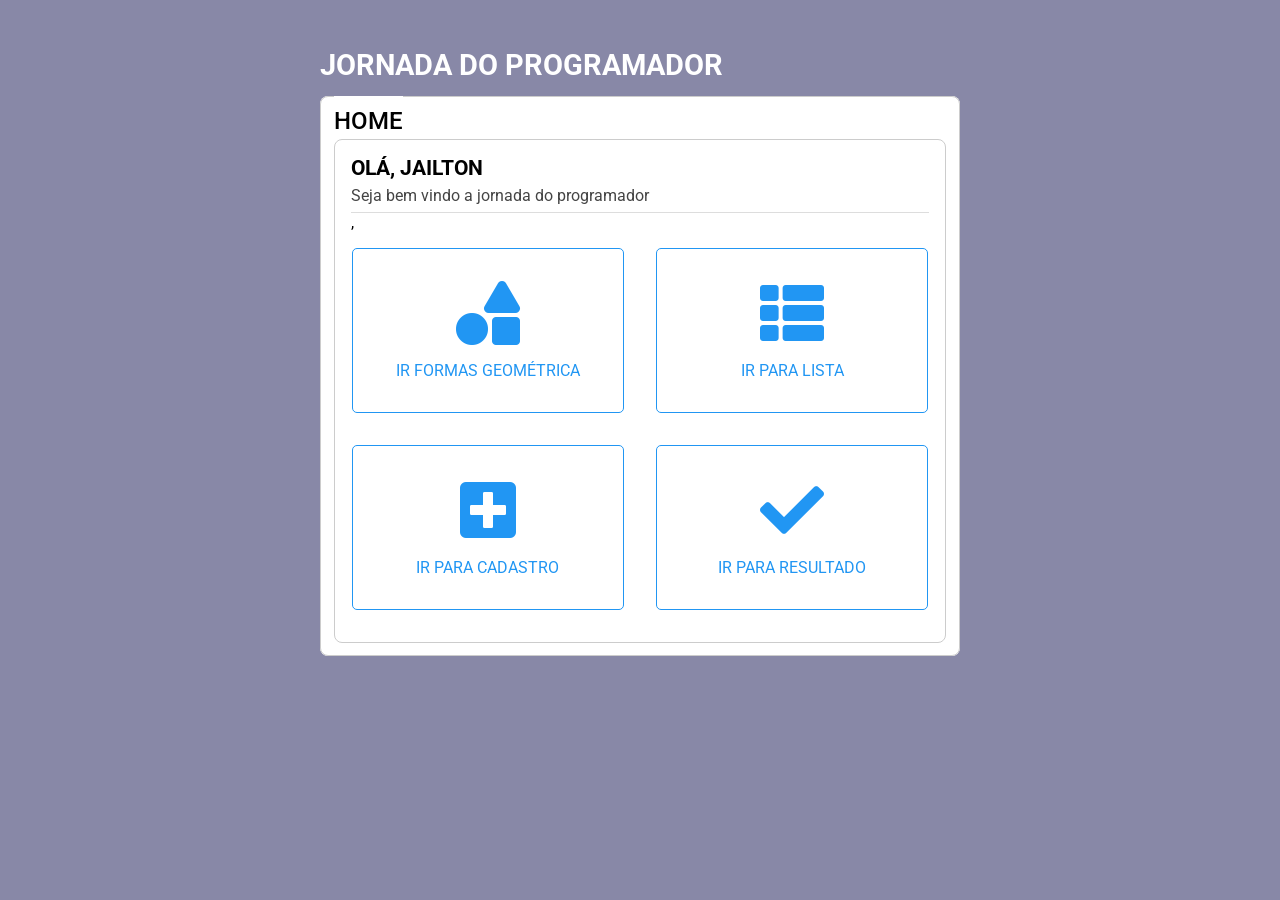
<file: cadastro/index.html>
<!DOCTYPE html>
<html>
	<head>
		<title>Sistema cadastro</title>
		<meta charset="utf-8">
		<link rel="stylesheet" type="text/css" href="css/estilo.css">
		<link rel="stylesheet" href="https://use.fontawesome.com/releases/v5.6.3/css/all.css" integrity="sha384-UHRtZLI+pbxtHCWp1t77Bi1L4ZtiqrqD80Kn4Z8NTSRyMA2Fd33n5dQ8lWUE00s/" crossorigin="anonymous">
	</head>
	<body>
		<h1>Jornada do programador</h1>
		<fieldset class="home">
			<legend>Home</legend>
			<fieldset class="alt p2">
				<h4>Olá, jailton</h4>
				<p>Seja bem vindo a jornada do programador</p>,
					<div class="rows">
						<div class="col-6 p2">
							<a href="formas.html" class="btn">
								<i class="fas fa-shapes"></i> Ir Formas geométrica
							</a>
						</div>
						<div class="col-6 p2">
							<a href="lista.html" class="btn">
								<i class="fas fa-th-list"></i> Ir para lista
							</a>
						</div>
						<div class="col-6 p2">
							<a href="cadastro.html" class="btn"> 
							 <i class="fas fa-plus-square"></i> Ir para Cadastro
							</a>
						</div>
						<div class="col-6 p2">
							<a href="resultado.html" class="btn"> 
								<i class="fas fa-check"></i> Ir para resultado
							</a>
						</div>
					</div>
			</fieldset>
		</fieldset>
	</body>
</html>
</file>
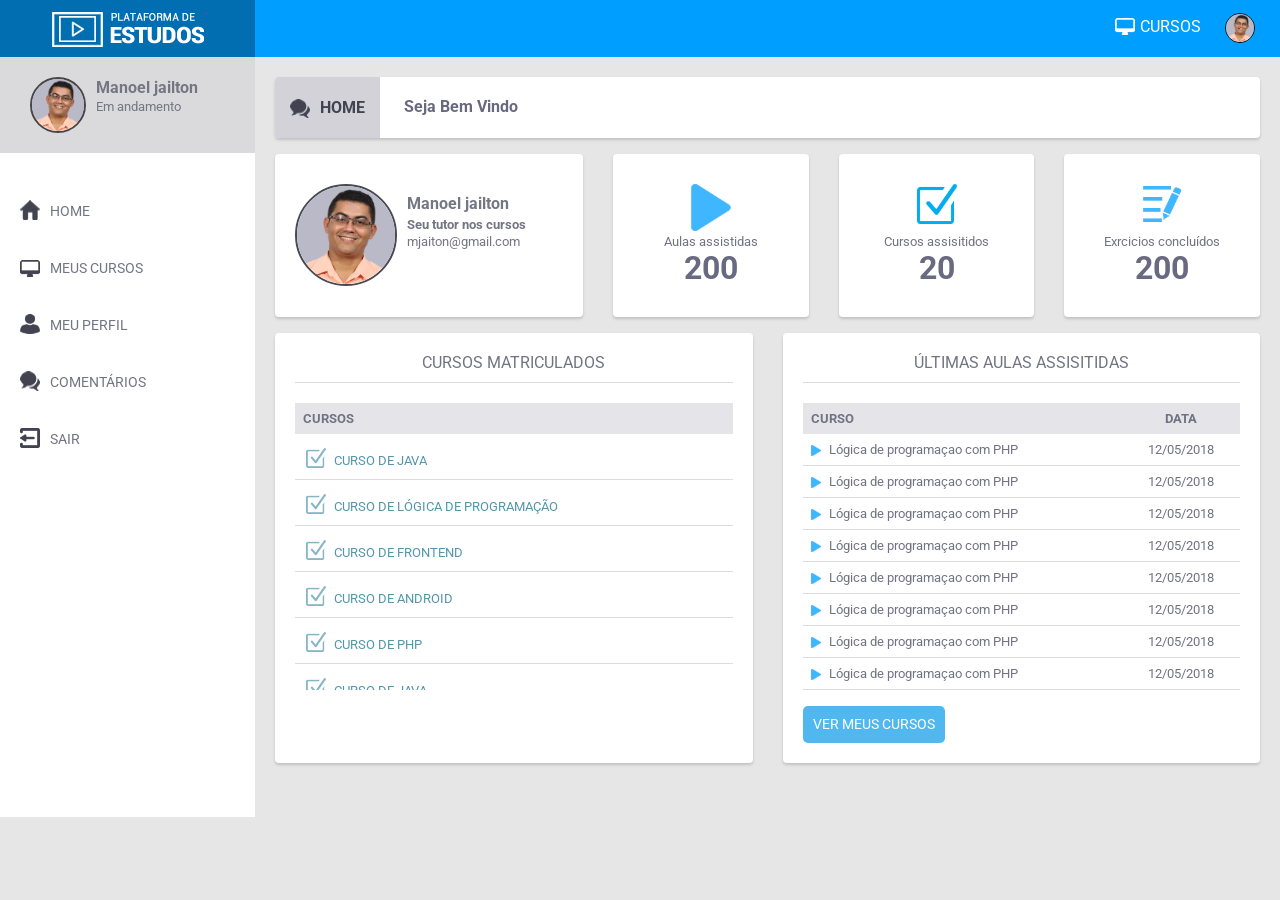
<file: front-ead/index.html>
<!doctype html>
<html>
	<head>
		<title>Sistemas mjailton</title>
		<meta charset="utf-8">
		<meta name="viewport" content="width=device-width, initial-scale=1">
		<link rel="stylesheet" type="text/css" href="css/style.css">
		<link rel="stylesheet" type="text/css" href="css/auxiliar.css">
		<link rel="stylesheet" type="text/css" href="css/grade.css">
		<link rel="stylesheet" type="text/css" href="css/m-style.css">
		 
		<script type="text/javascript" src="js/jquery-3.3.1.min.js"></script>
		<script type="text/javascript" src="js/js.js"></script>
		
	</head>
<body>
	<div class="base-topo">
		<div class="conteudo">
			<a href="" class="menu-m">menu mobile esquerdo</a><!-- aqui fico icone reponsavel pelo meno da esquerda-->
			<a href="" class="menu-grade">menu mobile direito</a><!--aqui fica o menu responsavel pelo meno do topo-->
			<a href="" class="logo"></a>
			<div id="grade">
			<ul class="menu-topo">
				<li class="sub"><a href=""><i class="ico cursos"></i>Cursos</a>
					<ul>
						<li><a href="">Java</a></li>
						<li><a href="">PHP</a></li>
						<li><a href="">Lógica de programação</a></li>
						<li><a href="">Androind</a></li>
						<li><a href="">Delphi</a></li>
					</ul>
				</li>
				<li class="sub user"><a href="" class="thumb"><img src="img/foto01.png"></a>
					<ul>
						<li><b>Manoel jailton</b><small><a href="">Sair</a></small></li>
					</ul>
				</li>
			</ul>
		</div>
		</div>
	</div>
	
	<div class="site">
		<div id="menu">
			<div class="menu-lateral">
			<figure>
					<div class="thumb"><img src="img/foto01.png"></div>
					<figcaption>
						<strong>Manoel jailton</strong>
						<small>Em andamento</small>
					</figcaption>
			</figure>
			<ul>
					<li><a href="index.html"><i class="ico home"></i>HOME</a></li>
					<li><a href="meus_cursos.html"><i class="ico curso"></i>MEUS CURSOS</a></li>
					<li><a href="perfil.html"><i class="ico perfil"></i>MEU PERFIL</a></li>
					<li><a href="comentario.html"><i class="ico duvida"></i>COMENTÁRIOS</a></li>
					<li><a href=""><i class="ico sair"></i>SAIR</a></li>
			</ul>
			</div>
		</div>     
		<div class="base-geral">
			
        <div class="caixa">
			<h2 class="titulo"><span class="case"><i class="ico duvida"></i>Home</span> Seja Bem Vindo</h2>
		</div>

		<div class="base-home">
        <div class="rows detalhes py-3">
			<div class="col-4">
				<figure class="caixa">
					<div class="thumb"><img src="img/foto01.png"></div>
					<figcaption>
							<strong>Manoel jailton</strong>
							<small><b>Seu tutor nos cursos</b></small>
							<small>mjaiton@gmail.com</small>
					</figcaption>
				</figure>
			</div>
			<div class="col">
				<div class="caixa">
					<i class="ico video"></i>
					<small>Aulas assistidas</small>
					<h3>200</h3>
				</div>
			</div>
			<div class="col">
				<div class="caixa">
					<i class="ico curso"></i>
					<small>Cursos assisitidos</small>
					<h3>20</h3>
				</div>
			</div>
			<div class="col">
				<div class="caixa">
					<i class="ico exercicio"></i>
					<small>Exrcicios concluídos</small>
					<h3>200</h3>
				</div>
			</div>
        </div>


        <div class="rows listagem">
                <div class="col-6 matriculados d-flex mb-3">
                    <div class="caixa">
                        <span class="titulo2">CURSOS MATRICULADOS</span>
						<div class="rolagem">
                           <div class="lista"> 
						   <table cellpadding="0" cellspacing="0" border="0" width="100%">
								<thead>
									<tr>
										<th align="left">CURSOS</th>
									</tr>
								</thead>
								<tbody>
									<tr><td><a href="curso.html">Curso de Java</a></td></tr>                   
									<tr><td><a href="curso.html">Curso de lógica de programação</a></td></tr> 
									<tr><td><a href="curso.html">Curso de frontend</a></td></tr> 
									<tr><td><a href="curso.html">Curso de android</a></td></tr> 
									<tr><td><a href="curso.html">Curso de PHP</a></td></tr> 
									<tr><td><a href="curso.html">Curso de Java</a></td></tr> 
									<tr><td><a href="curso.html">Curso de lógica de programação</a></td></tr> 
									<tr><td><a href="curso.html">Curso de frontend</a></td></tr> 
									<tr><td><a href="curso.html">Curso de android</a></td>		</tr> 		
								</tbody>
							</table>
							</div>
						</div>
						<!--
						<div class="naoativo">
							<img src="img/nao-matriculado.png"><h2>Nenhum curso matriculado</h2>
						</div>
						-->
                    </div>
                </div>
                <div class="col-6 assistidos d-flex mb-3">						
                        <div class="caixa">						
                           <span class="titulo2">ÚLTIMAS AULAS ASSISITIDAS</span>
								<div class="rolagem mb-3">
                                <div class="lista">
                                        <table cellpadding="0" cellspacing="0" border="0">
                                                <thead>
                                                    <tr>
                                                       <th align="left">CURSO</th>
                                                       <th>DATA</th>
                                                    </tr>
                                                </thead>
                                                <tbody>
                                                        <tr>
                                                                <td><i></i> Lógica de programaçao com PHP</td>
                                                                <td align="center">12/05/2018</td>
                                                        </tr>
                                                        <tr>
                                                                <td><i></i> Lógica de programaçao com PHP</td>
                                                                <td align="center">12/05/2018</td>
                                                        </tr>
                                                        <tr>
                                                                <td><i></i> Lógica de programaçao com PHP</td>
                                                                <td align="center">12/05/2018</td>
                                                        </tr>
                                                        <tr>
                                                                <td><i></i> Lógica de programaçao com PHP</td>
                                                                <td align="center">12/05/2018</td>
                                                        </tr>
                                                        <tr>
                                                                <td><i></i> Lógica de programaçao com PHP</td>
                                                                <td align="center">12/05/2018</td>
                                                        </tr>
                                                        <tr>
                                                                <td><i></i> Lógica de programaçao com PHP</td>
                                                                <td align="center">12/05/2018</td>
                                                        </tr>
                                                        <tr>
                                                                <td><i></i> Lógica de programaçao com PHP</td>
                                                                <td align="center">12/05/2018</td>
                                                        </tr>
                                                        <tr>
                                                                <td><i></i> Lógica de programaçao com PHP</td>
                                                                <td align="center">12/05/2018</td>
                                                        </tr>
                                                        <tr>
                                                                <td><i></i> Lógica de programaçao com PHP</td>
                                                                <td align="center">12/05/2018</td>
                                                        </tr>
                                                        <tr>
                                                                <td><i></i> Lógica de programaçao com PHP</td>
                                                                <td align="center">12/05/2018</td>
                                                        </tr>
                                                </tbody>
                                        </table>
                                </div>
                                </div>
                                <a href="meus_cursos.html" class="btn btn-curso d-table">VER MEUS CURSOS</a>
								
					<!--	<div class="naoativo">
							<img src="img/nao-matriculado.png"><h2>Nenhuma aula assistida</h2>
						</div>
						-->
                        </div>
                </div>
        </div>
	</div>        
		
		</div>
	</div>
</body>
</html>
</file>
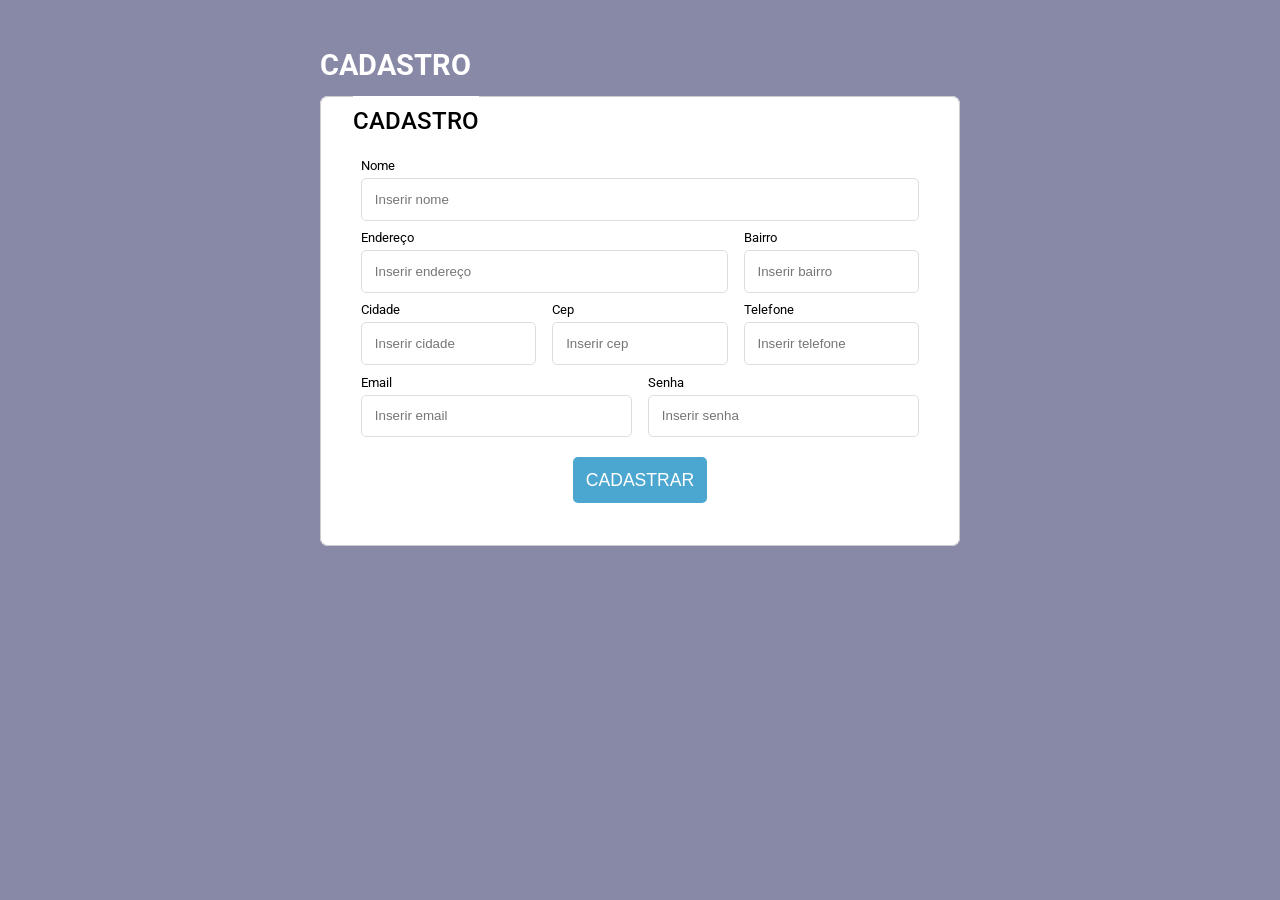
<file: cadastro/cadastro.html>
<!DOCTYPE html>
<html>
	<head>
		<title>Sistema cadastro</title>
		<meta charset="utf-8">
		<link rel="stylesheet" type="text/css" href="css/estilo.css">
	</head>
	<body>
		<h1>Cadastro</h1>
		<fieldset>
			<legend>Cadastro</legend>
			<form>
				<label>
					<small>Nome</small>
					<input type="text" placeholder="Inserir nome">
				</label>
				<label class="col-8">
					<small>Endereço</small>
					<input type="text" placeholder="Inserir endereço">
				</label>
				<label class="col-4">
					<small>Bairro</small>
					<input type="text" placeholder="Inserir bairro">
				</label>
				<label class="col-4">
					<small>Cidade</small>
					<input type="text" placeholder="Inserir cidade">
				</label>
				<label class="col-4">
					<small>Cep</small>
					<input type="text" placeholder="Inserir cep">
				</label>
				<label class="col-4">
					<small>Telefone</small>
					<input type="text" placeholder="Inserir telefone">
				</label>
				<label class="col-6">
					<small>Email</small>
					<input type="text" placeholder="Inserir email">
				</label>
				<label class="col-6">
					<small>Senha</small>
					<input type="text" placeholder="Inserir senha">
				</label>
				<input type="submit" value="Cadastrar">
			</form>
			
		</fieldset>
	</body>
</html>
</file>
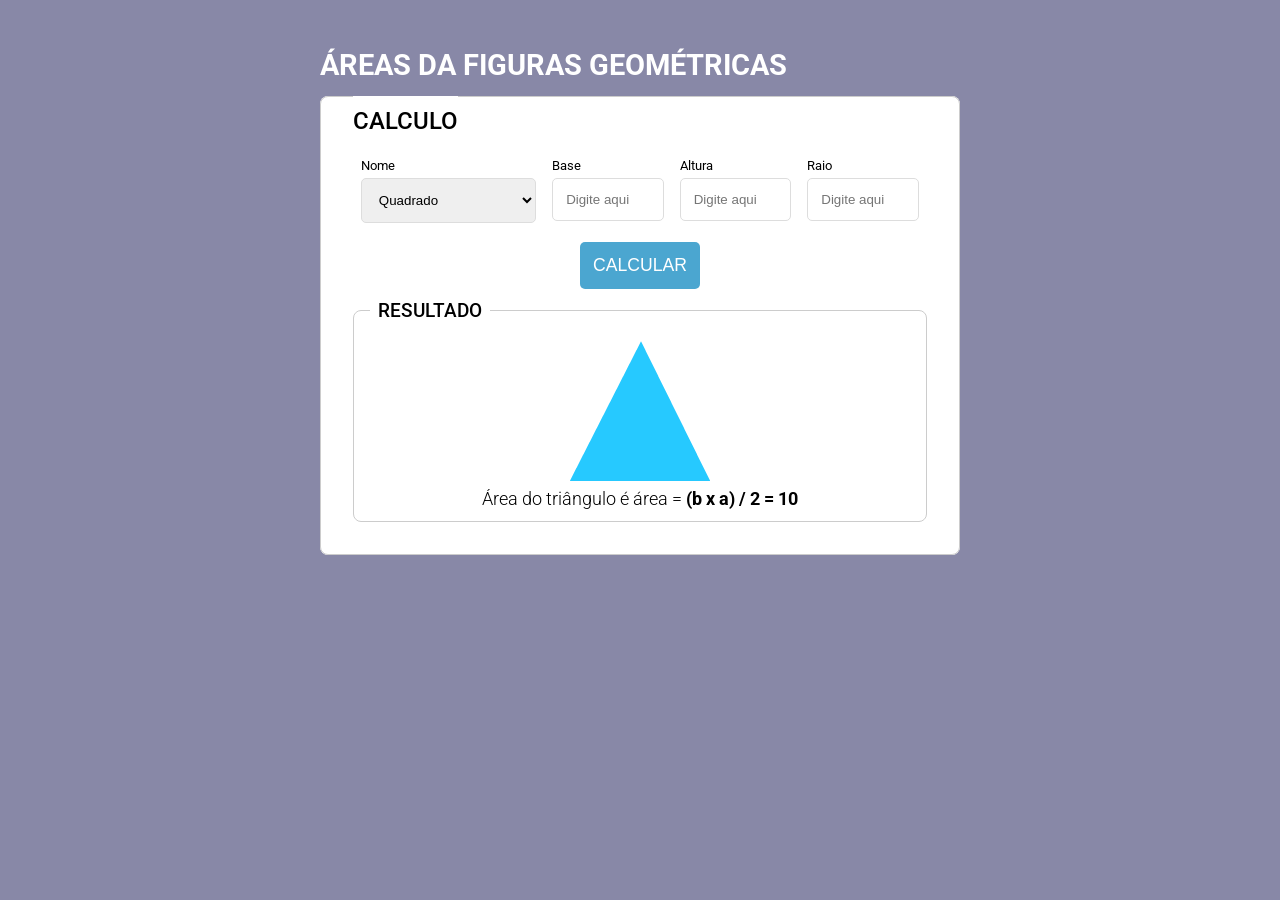
<file: cadastro/formas.html>
<!DOCTYPE html>
<html>
	<head>
		<title>Sistema cadastro</title>
		<meta charset="utf-8">
		<link rel="stylesheet" type="text/css" href="css/estilo.css">
	</head>
	<body>
		<h1>Áreas da figuras geométricas</h1>
		<fieldset>
			<legend>Calculo</legend>
			<form>
				<label class="col-4">
					<small>Nome</small>
					<select>
						<option>Quadrado</option>
						<option>Retângulo</option>
						<option>Triângulo</option>
						<option>Circulo</option>
					</select>
				</label>
				
				<label class="col">
					<small>Base</small>
					<input type="text" placeholder="Digite aqui">
				</label>
				<label class="col">
					<small>Altura</small>
					<input type="text" placeholder="Digite aqui">
				</label>
				<label class="col">
					<small>Raio</small>
					<input type="text" placeholder="Digite aqui">
				</label>
				<div class="col-12">
				<input type="submit" value="calcular">
				</div>
			</form>
			
		<fieldset class="alt">
			<legend>Resultado</legend>
			<div class="centralizar"><img src="img/triangulo.png"></div>
			<h5>Área do triângulo é área = <b>(b x a) / 2 = 10</b></h5> 
		</fieldset>
		</fieldset>
	</body>
</html>
</file>
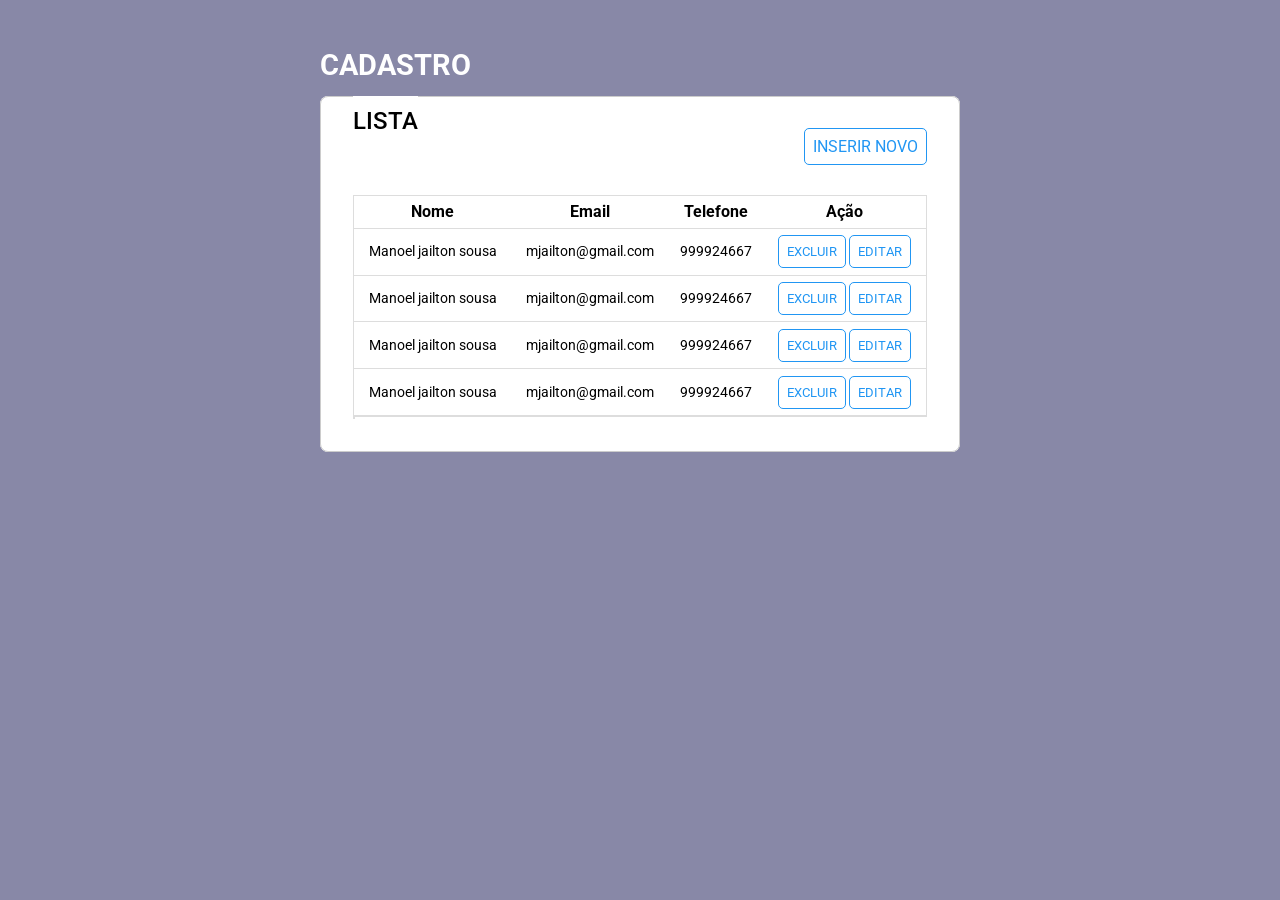
<file: cadastro/lista.html>
<!DOCTYPE html>
<html>
	<head>
		<title>Sistema cadastro</title>
		<meta charset="utf-8">
		<link rel="stylesheet" type="text/css" href="css/estilo.css">
	</head>
	<body>
		<h1>Cadastro</h1>
		<fieldset>
			<legend>Lista</legend>
			<a href="cadastro.html" class="btn float-right" style="top:-30px">Inserir novo</a>
			<table cellpadding="0" cellspacing="0" width="100%" border="0">
				<thead>
					<tr>
						<th>Nome</th>
						<th>Email</th>
						<th>Telefone</th>
						<th>Ação</th>
					</tr>
				</thead>
				<tbody>
					<tr>
						<td align="center">Manoel jailton sousa</td>
						<td align="center">mjailton@gmail.com</td>
						<td align="center">999924667</td>
						<td align="center">
							<a href="cadastro.html" class="btn">Excluir</a>
							<a href="cadastro.html" class="btn">Editar</a>
						</td>
					</tr>
					<tr>
						<td align="center">Manoel jailton sousa</td>
						<td align="center">mjailton@gmail.com</td>
						<td align="center">999924667</td>
						<td align="center">
							<a href="cadastro.html" class="btn">Excluir</a>
							<a href="cadastro.html" class="btn">Editar</a>
						</td>
					</tr>
					<tr>
						<td align="center">Manoel jailton sousa</td>
						<td align="center">mjailton@gmail.com</td>
						<td align="center">999924667</td>
						<td align="center">
							<a href="cadastro.html" class="btn">Excluir</a>
							<a href="cadastro.html" class="btn">Editar</a>
						</td>
					</tr>
					<tr>
						<td align="center">Manoel jailton sousa</td>
						<td align="center">mjailton@gmail.com</td>
						<td align="center">999924667</td>
						<td align="center">
							<a href="cadastro.html" class="btn">Excluir</a>
							<a href="cadastro.html" class="btn">Editar</a>
						</td>
					</tr>
				</tbody>
			<table>
		</fieldset>
	</body>
</html>
</file>
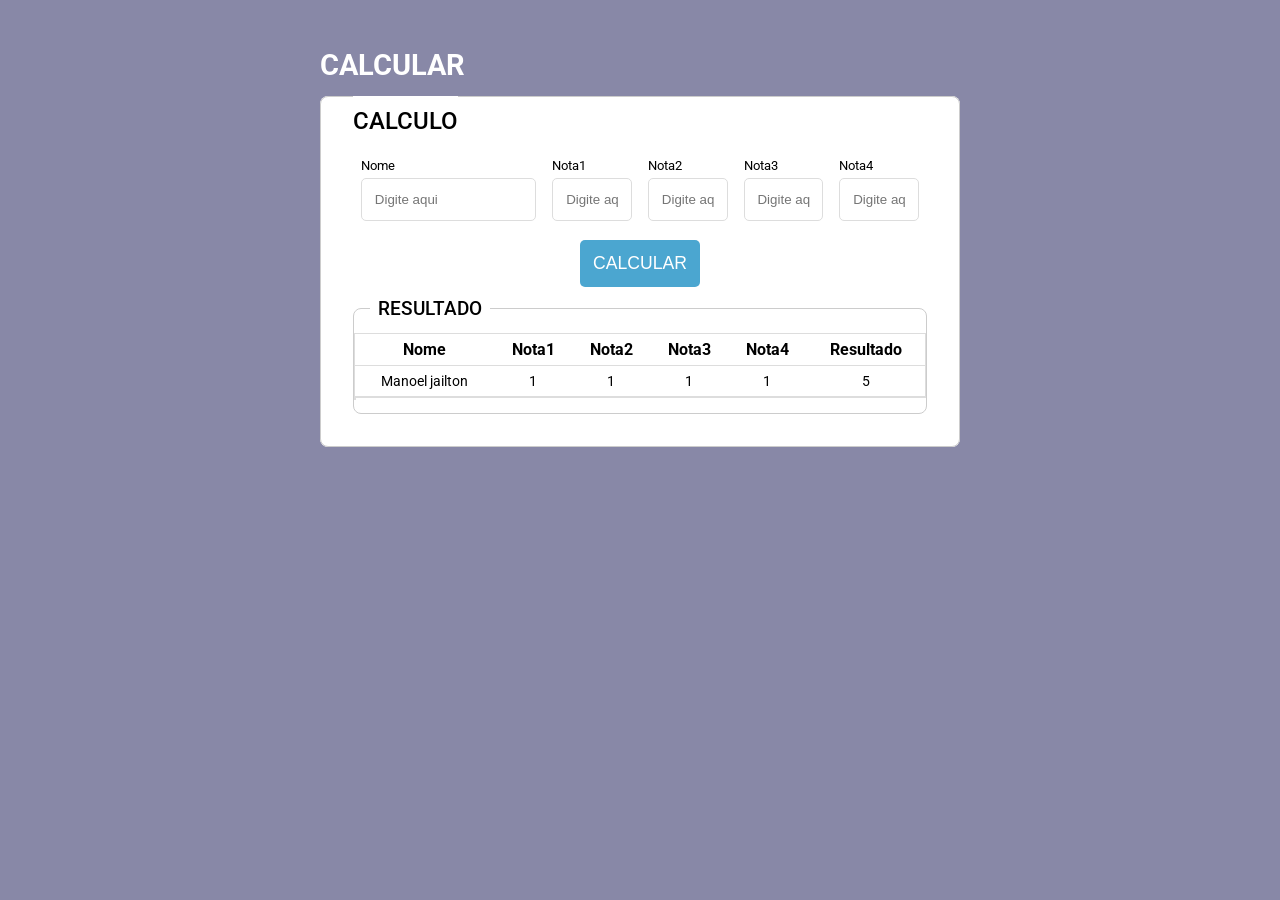
<file: cadastro/resultado.html>
<!DOCTYPE html>
<html>
	<head>
		<title>Sistema cadastro</title>
		<meta charset="utf-8">
		<link rel="stylesheet" type="text/css" href="css/estilo.css">
	</head>
	<body>
		<h1>Calcular</h1>
		<fieldset>
			<legend>Calculo</legend>
			<form>
				<label class="col-4">
					<small>Nome</small>
					<input type="text" placeholder="Digite aqui">
				</label>
				
				<label class="col">
					<small>Nota1</small>
					<input type="text" placeholder="Digite aqui">
				</label>
				<label class="col">
					<small>Nota2</small>
					<input type="text" placeholder="Digite aqui">
				</label>
				<label class="col">
					<small>Nota3</small>
					<input type="text" placeholder="Digite aqui">
				</label>
				<label class="col">
					<small>Nota4</small>
					<input type="text" placeholder="Digite aqui">
				</label>
				<div class="col-12">
				<input type="submit" value="calcular">
				</div>
			</form>
			
		<fieldset class="alt">
			<legend>Resultado</legend>
			<table cellpadding="0" cellspacing="0" width="100%" border="0">
				<thead>
					<tr>
						<th>Nome</th>
						<th>Nota1</th>
						<th>Nota2</th>
						<th>Nota3</th>
						<th>Nota4</th>
						<th>Resultado</th>
					</tr>
				</thead>
				<tbody>
					<tr>
						<td align="center">Manoel jailton</td>
						<td align="center">1</td>
						<td align="center">1</td>
						<td align="center">1</td>
						<td align="center">1</td>
						<td align="center">5</td>
					</tr>
				</tbody>
			<table>
			
		</fieldset>
		</fieldset>
	</body>
</html>
</file>
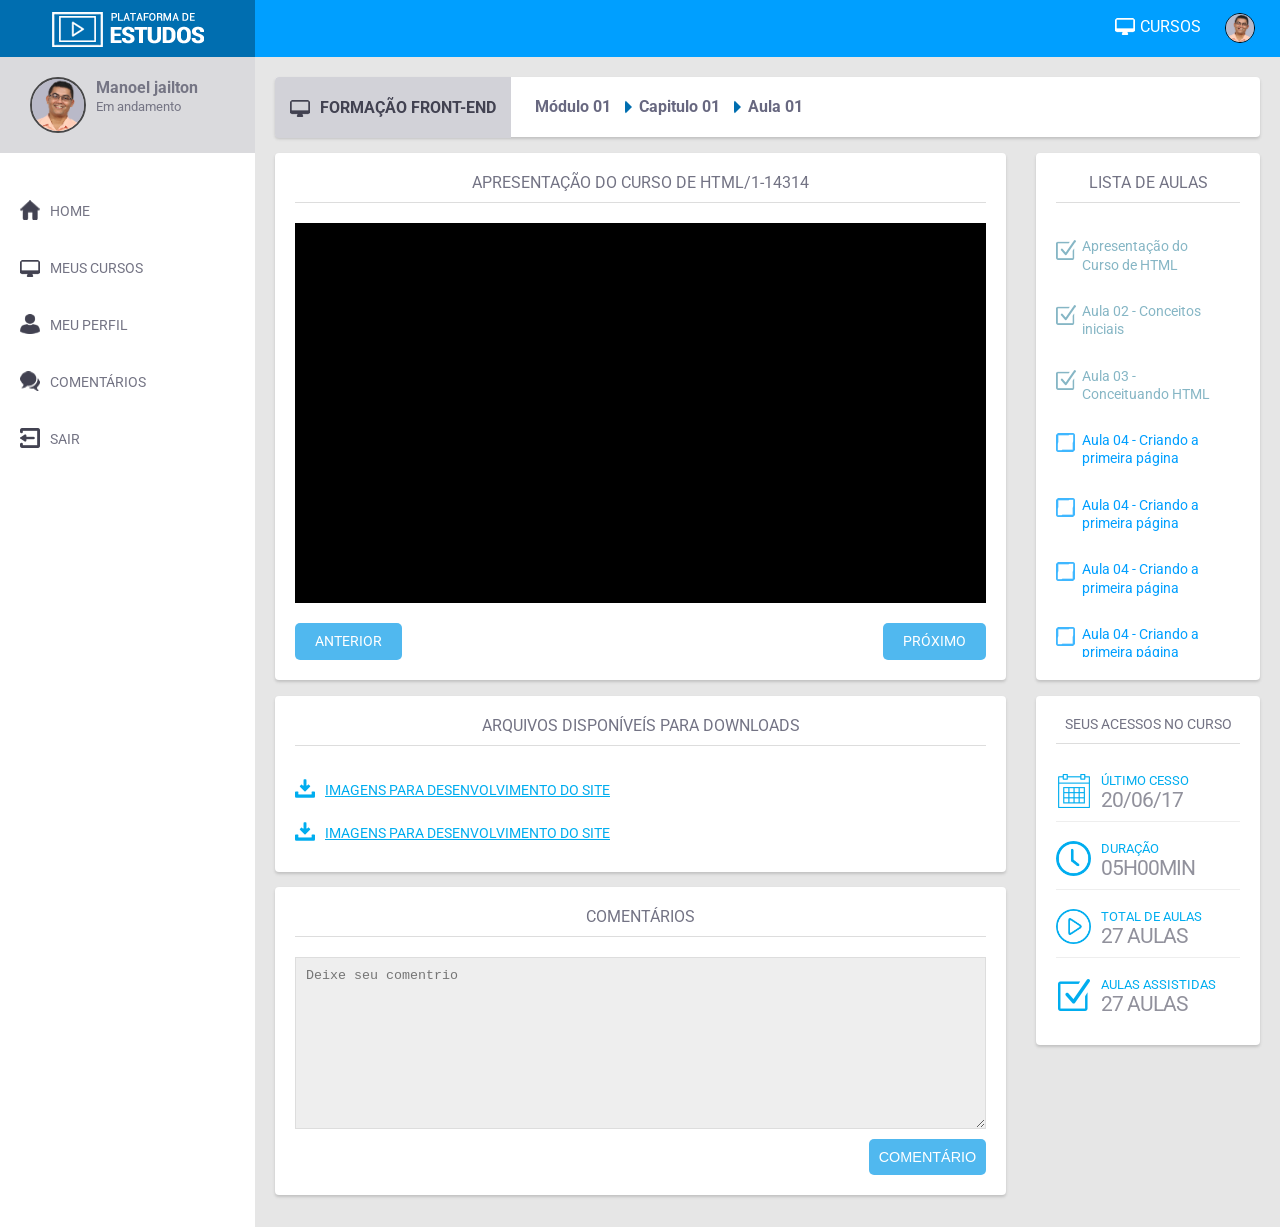
<file: front-ead/aula.html>
<!doctype html>
<html>
	<head>
		<title>Sistemas mjailton</title>
		<meta charset="utf-8">
		<meta name="viewport" content="width=device-width, initial-scale=1">
		<link rel="stylesheet" type="text/css" href="css/style.css">
		<link rel="stylesheet" type="text/css" href="css/auxiliar.css">
		<link rel="stylesheet" type="text/css" href="css/grade.css">
		<link rel="stylesheet" type="text/css" href="css/m-style.css">
		 
		<script type="text/javascript" src="js/jquery-3.3.1.min.js"></script>
		<script type="text/javascript" src="js/js.js"></script>
		
	</head>
<body>
	<div class="base-topo">
		<div class="conteudo">
			<a href="" class="menu-m">menu mobile esquerdo</a><!-- aqui fico icone reponsavel pelo meno da esquerda-->
			<a href="" class="menu-grade">menu mobile direito</a><!--aqui fica o menu responsavel pelo meno do topo-->
			<a href="" class="logo"></a>
			<div id="grade">
			<ul class="menu-topo">
				<li class="sub"><a href=""><i class="ico cursos"></i>Cursos</a>
					<ul>
						<li><a href="">Java</a></li>
						<li><a href="">PHP</a></li>
						<li><a href="">Lógica de programação</a></li>
						<li><a href="">Androind</a></li>
						<li><a href="">Delphi</a></li>
					</ul>
				</li>
				
				
				<li class="sub user"><a href="" class="thumb"><img src="img/foto01.png"></a>
					<ul>
						<li><b>Manoel jailton</b><small><a href="">Sair</a></small></li>
					</ul>
				</li>
			</ul>
		</div>
		</div>
	</div>
	
	<div class="site">
		<div id="menu">
			<div class="menu-lateral">
					<figure>
							<div class="thumb"><img src="img/foto01.png"></div>
							<figcaption>
									<strong>Manoel jailton</strong>
									<small>Em andamento</small>
							</figcaption>
					</figure>
					<ul>
							<li><a href="index.html"><i class="ico home"></i>HOME</a></li>
							<li><a href="meus_cursos.html"><i class="ico curso"></i>MEUS CURSOS</a></li>
							<li><a href="perfil.html"><i class="ico perfil"></i>MEU PERFIL</a></li>
							<li><a href="comentario.html"><i class="ico duvida"></i>COMENTÁRIOS</a></li>
							<li><a href=""><i class="ico sair"></i>SAIR</a></li>
					</ul>
			</div>
		</div>     
		<div class="base-geral">
			<div class="caixa">
				<h2 class="titulo"><span class="case"><i class="ico curso"></i>Formação Front-end</span> Módulo 01 <i class="seta"></i> Capitulo 01 <i class="seta"></i> Aula 01</h2>
			</div>
			<div class="base-home">
			<div class="rows base-cursos ver_videos py-3">
				<div class="col-9 d-flex">
						<div class="caixa">
							<span class="titulo2">Apresentação do Curso de HTML/1-14314</span>
							<div class="caixa-video">
								<div class="caixa-embed">
									<iframe src="https://www.youtube.com/embed/13QshaUKVW4?ecver=2" class="embed-item" width="655" height="360" frameborder="0" allow="autoplay; encrypted-media" allowfullscreen></iframe>
								</div>
								<div class="controles">
									<a href="" class="btn anterior">Anterior</a>
									<a href="" class="btn proximo">Próximo</a>  
								</div>
							</div>
						</div>
							
				</div>
				<div class="col-3 d-flex">	
					<div class="caixa">					
					<div class="menu-sidebar">		
						<span class="titulo2">Lista de aulas</span>
						<div class="scroll-lista">
							<ul>				
								<li class="marcado">
									<a href="">
										Apresentação do Curso de HTML	
									</a>
								</li>				
								<li class="marcado">
									<a href="">
										Aula 02 - Conceitos iniciais								
									</a>
								</li>		
								<li class="marcado">
									<a href="">
										Aula 03 - Conceituando HTML								
									</a>
								</li>		
								<li class="naomarcado">
									<a href="">
										Aula 04 - Criando a primeira página	
									</a>
								</li>	
								<li class="naomarcado">
									<a href="">
										Aula 04 - Criando a primeira página	
									</a>
								</li>	
								<li class="naomarcado">
									<a href="">
										Aula 04 - Criando a primeira página	
									</a>
								</li>	
								<li class="naomarcado">
									<a href="">
										Aula 04 - Criando a primeira página	
									</a>
								</li>	
								<li class="naomarcado">
									<a href="">
										Aula 04 - Criando a primeira página	
									</a>
								</li>
							</ul>
						</div>
					</div>	
					</div>	
				</div>
			</div>
			<div class="rows base-cursos ver_videos pb-3">
				<div class="col-9 mb-3">
					<div class="v-downloads">
					<div class="caixa">
						<span class="titulo2">ARQUIVOS DISPONÍVEÍS PARA DOWNLOADS</span>						
							<ul>
								<li><a href="" class="icon" target="_blank">Imagens para desenvolvimento do site</a></li>	
								<li><a href="" class="icon" target="_blank">Imagens para desenvolvimento do site</a></li>		
							</ul>
					</div>
				</div>
				
					<div class="base-comentario">
						<div class="caixa">	
							<span class="titulo2">Comentários </span>					

							<textarea rows="10" placeholder="Deixe seu comentrio"></textarea>	
							<input type="submit" name="" value="Comentário" class="btn">
											
						</div>
					</div>
				</div>
				<div class="col-3">	
					<div class="v-desempenho">						
					<div class="caixa">	
						<span class="titulo2">Seus acessos no curso</span>					
						<ul>
							<li>
								<i class="ico acesso"></i>
								<span class="tt1">ÚLTIMO CESSO</span>
								<span class="tt2">20/06/17</span>
							</li>
							<li>
								<i class="ico horas"></i>
								<span class="tt1">Duração</span>
								<span class="tt2">05h00min  </span>
							</li>
							<li>
								<i class="ico aula"></i>
								<span class="tt1">Total de Aulas</span>
								<span class="tt2">27 aulas </span>
							</li>
							
							<li>
								<i class="ico aula-ass"></i>
								<span class="tt1">Aulas assistidas</span>
								<span class="tt2">27 aulas </span>
							</li>
							
							
						</ul>
				</div>
				</div>
				
				</div>
			</div>				
			</div>
		
				
		</div>
                    
		
		</div>
	</div>
</body>
</html>
</file>
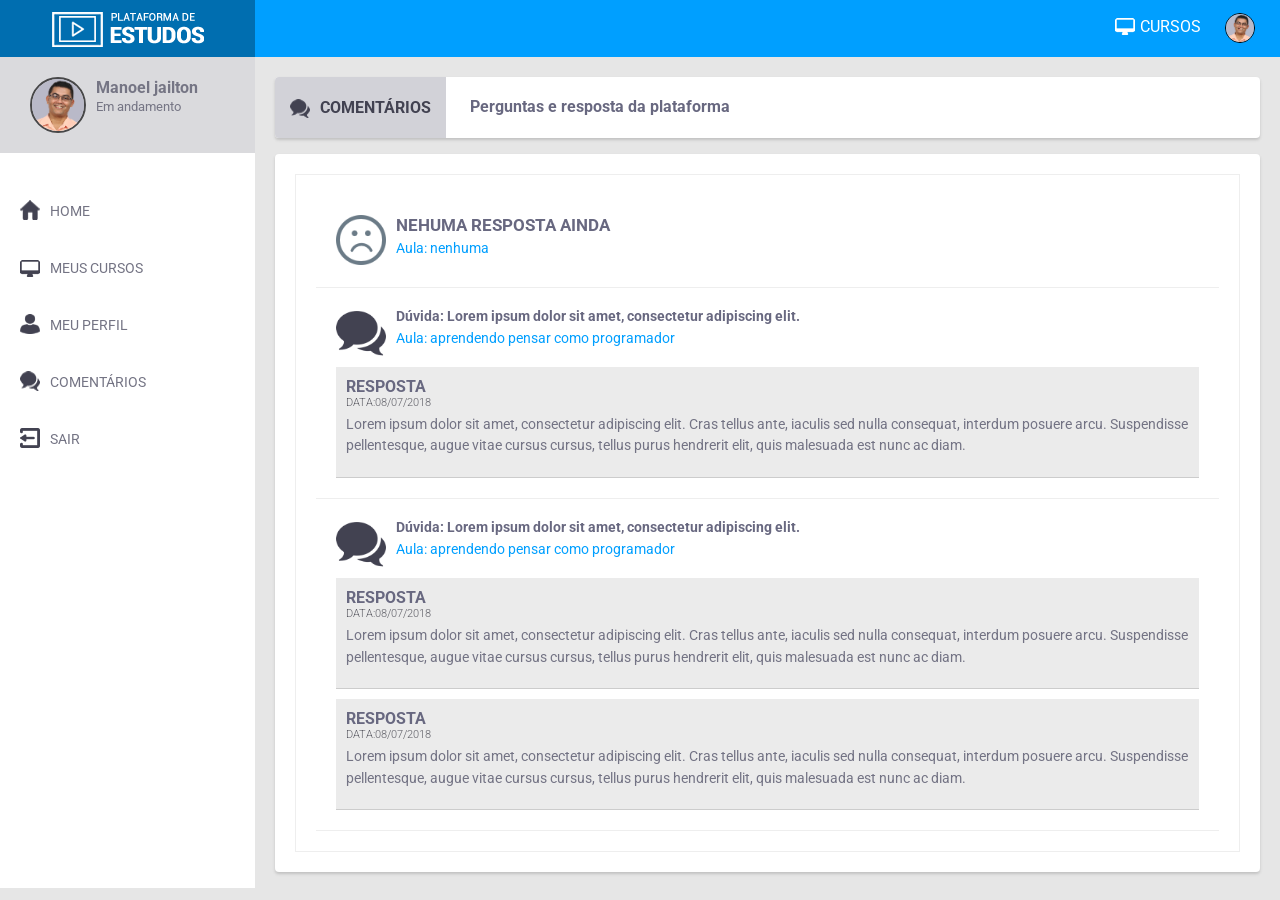
<file: front-ead/comentario.html>
<!doctype html>
<html>
	<head>
		<title>Sistemas mjailton</title>
		<meta charset="utf-8">
		<meta name="viewport" content="width=device-width, initial-scale=1">
		<link rel="stylesheet" type="text/css" href="css/style.css">
		<link rel="stylesheet" type="text/css" href="css/auxiliar.css">
		<link rel="stylesheet" type="text/css" href="css/grade.css">
		<link rel="stylesheet" type="text/css" href="css/m-style.css">
		 
		<script type="text/javascript" src="js/jquery-3.3.1.min.js"></script>
		<script type="text/javascript" src="js/js.js"></script>
		
	</head>
<body>
	<div class="base-topo">
		<div class="conteudo">
			<a href="" class="menu-m">menu mobile esquerdo</a><!-- aqui fico icone reponsavel pelo meno da esquerda-->
			<a href="" class="menu-grade">menu mobile direito</a><!--aqui fica o menu responsavel pelo meno do topo-->
			<a href="" class="logo"></a>
			<div id="grade">
			<ul class="menu-topo">
				<li class="sub"><a href=""><i class="ico cursos"></i>Cursos</a>
					<ul>
						<li><a href="">Java</a></li>
						<li><a href="">PHP</a></li>
						<li><a href="">Lógica de programação</a></li>
						<li><a href="">Androind</a></li>
						<li><a href="">Delphi</a></li>
					</ul>
				</li>
				
				
				<li class="sub user"><a href="" class="thumb"><img src="img/foto01.png"></a>
					<ul>
						<li><b>Manoel jailton</b><small><a href="">Sair</a></small></li>
					</ul>
				</li>
			</ul>
		</div>
		</div>
	</div>
	
	<div class="site">
		<div id="menu">
			<div class="menu-lateral">
					<figure>
							<div class="thumb"><img src="img/foto01.png"></div>
							<figcaption>
									<strong>Manoel jailton</strong>
									<small>Em andamento</small>
							</figcaption>
					</figure>
					<ul>
							<li><a href="index.html"><i class="ico home"></i>HOME</a></li>
							<li><a href="meus_cursos.html"><i class="ico curso"></i>MEUS CURSOS</a></li>
							<li><a href="perfil.html"><i class="ico perfil"></i>MEU PERFIL</a></li>
							<li><a href="comentario.html"><i class="ico duvida"></i>COMENTÁRIOS</a></li>
							<li><a href=""><i class="ico sair"></i>SAIR</a></li>
					</ul>
			</div>
		</div>     
		<div class="base-geral">			
            <div class="caixa">
				<h2 class="titulo"><span class="case"><i class="ico duvida"></i>Comentários</span> Perguntas e resposta da plataforma</h2>
			</div>
				<div class="rows duvidas py-3">
					<div class="col-12">
						<div class="caixa">
							<ul>
							<li>
								<img src="img/nao-matriculado.png">
								<span class="titulo"><b>Nehuma resposta ainda</b> </span>
								<span class="tt1">Aula: nenhuma</span>
							</li>
							<li>
								<img src="img/ico-comentarios.png">
								<span class="titulo">Dúvida: Lorem ipsum dolor sit amet, consectetur adipiscing elit. </span>
								<span class="tt1">Aula: aprendendo pensar como programador</span>
								<div class="resposta">
									<span class="titulo">Resposta <small>Data:08/07/2018</small></span>
									<p>Lorem ipsum dolor sit amet, consectetur adipiscing elit. Cras tellus ante, iaculis sed nulla consequat, interdum posuere arcu. Suspendisse pellentesque, augue vitae cursus cursus, tellus purus hendrerit elit, quis malesuada est nunc ac diam. </p>
								</div>	
							</li>
							<li>
								<img src="img/ico-comentarios.png">
								<span class="titulo">Dúvida: Lorem ipsum dolor sit amet, consectetur adipiscing elit. </span>
								<span class="tt1">Aula: aprendendo pensar como programador</span>
								<div class="resposta">
									<span class="titulo">Resposta <small>Data:08/07/2018</small></span>
									<p>Lorem ipsum dolor sit amet, consectetur adipiscing elit. Cras tellus ante, iaculis sed nulla consequat, interdum posuere arcu. Suspendisse pellentesque, augue vitae cursus cursus, tellus purus hendrerit elit, quis malesuada est nunc ac diam. </p>
								</div>
								<div class="resposta">
									<span class="titulo">Resposta <small>Data:08/07/2018</small></span>
									<p>Lorem ipsum dolor sit amet, consectetur adipiscing elit. Cras tellus ante, iaculis sed nulla consequat, interdum posuere arcu. Suspendisse pellentesque, augue vitae cursus cursus, tellus purus hendrerit elit, quis malesuada est nunc ac diam. </p>
								</div>
							</li>
							</ul>
						</div>
					</div>
				
				</div>       
		
		</div>
	</div>
</body>
</html>
</file>
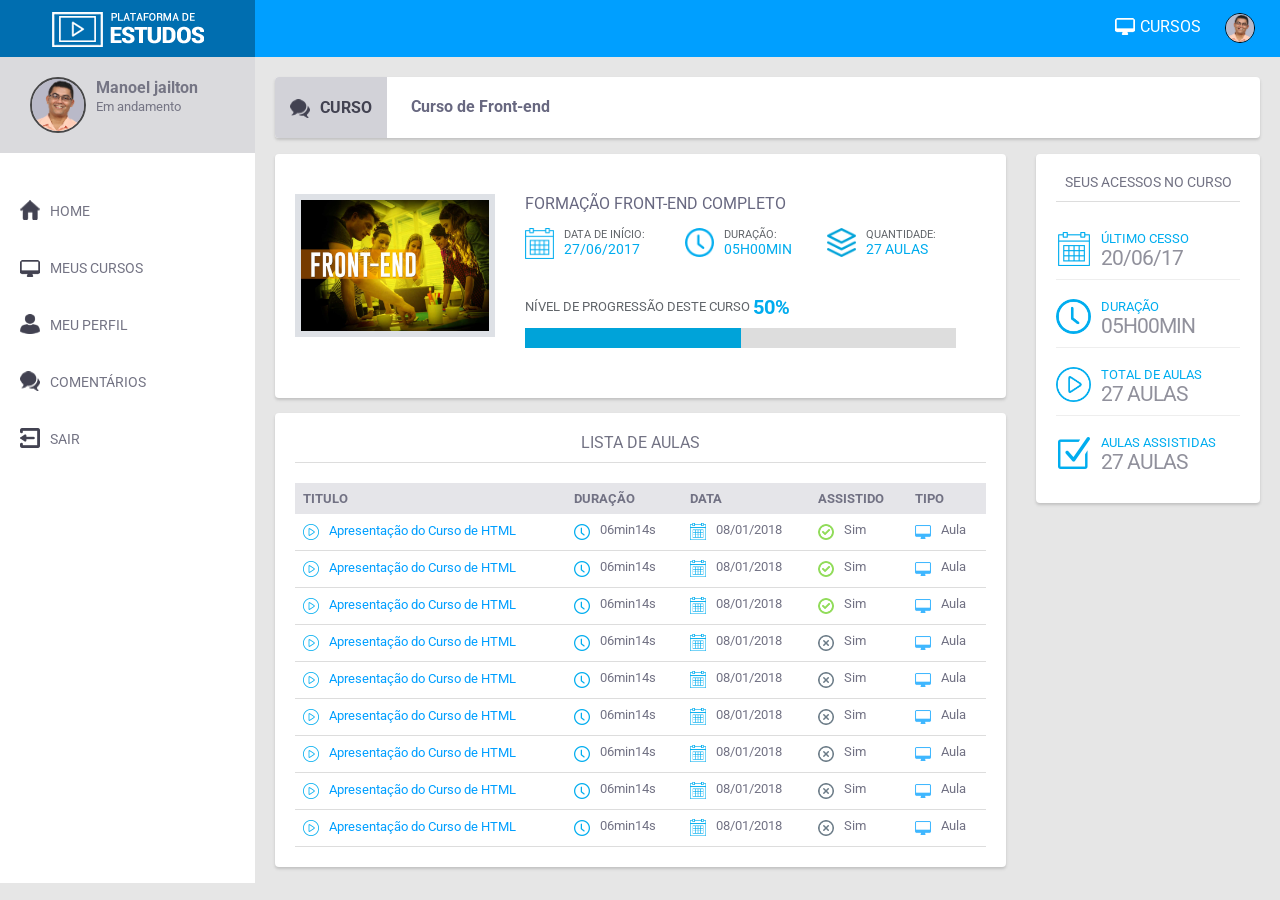
<file: front-ead/curso.html>
<!doctype html>
<html>
	<head>
		<title>Sistemas mjailton</title>
		<meta charset="utf-8">
		<meta name="viewport" content="width=device-width, initial-scale=1">
		<link rel="stylesheet" type="text/css" href="css/style.css">
		<link rel="stylesheet" type="text/css" href="css/auxiliar.css">
		<link rel="stylesheet" type="text/css" href="css/grade.css">
		<link rel="stylesheet" type="text/css" href="css/m-style.css">
		 
		<script type="text/javascript" src="js/jquery-3.3.1.min.js"></script>
		<script type="text/javascript" src="js/js.js"></script>
		
	</head>
<body>
	<div class="base-topo">
		<div class="conteudo">
			<a href="" class="menu-m">menu mobile esquerdo</a><!-- aqui fico icone reponsavel pelo meno da esquerda-->
			<a href="" class="menu-grade">menu mobile direito</a><!--aqui fica o menu responsavel pelo meno do topo-->
			<a href="" class="logo"></a>
			<div id="grade">
			<ul class="menu-topo">
				<li class="sub"><a href=""><i class="ico cursos"></i>Cursos</a>
					<ul>
						<li><a href="">Java</a></li>
						<li><a href="">PHP</a></li>
						<li><a href="">Lógica de programação</a></li>
						<li><a href="">Androind</a></li>
						<li><a href="">Delphi</a></li>
					</ul>
				</li>
				
				
				<li class="sub user"><a href="" class="thumb"><img src="img/foto01.png"></a>
					<ul>
						<li><b>Manoel jailton</b><small><a href="">Sair</a></small></li>
					</ul>
				</li>
			</ul>
		</div>
		</div>
	</div>
	
	<div class="site">
		<div id="menu">
			<div class="menu-lateral">
					<figure>
							<div class="thumb"><img src="img/foto01.png"></div>
							<figcaption>
									<strong>Manoel jailton</strong>
									<small>Em andamento</small>
							</figcaption>
					</figure>
					<ul>
							<li><a href="index.html"><i class="ico home"></i>HOME</a></li>
							<li><a href="meus_cursos.html"><i class="ico curso"></i>MEUS CURSOS</a></li>
							<li><a href="perfil.html"><i class="ico perfil"></i>MEU PERFIL</a></li>
							<li><a href="comentario.html"><i class="ico duvida"></i>COMENTÁRIOS</a></li>
							<li><a href=""><i class="ico sair"></i>SAIR</a></li>
					</ul>
			</div>
		</div>     
		<div class="base-geral">
		
		<div class="caixa">
			<h2 class="titulo"><span class="case"><i class="ico duvida"></i>Curso</span> Curso de Front-end</h2>
		</div>
		
			<div class="base-home">
				<div class="rows base-cursos py-3">
				<div class="col-9">
						<div class="caixa">
							<div class="base-caixa-curso rows">
								<div class="col-4">
									<div class="thumb"><img src="img/frontend.jpg"></div>
								</div>
								<div class="col-8">
									<span class="titulo">FORMAÇÃO FRONT-END COMPLETO</span>
									<ul>
										<li><i class="ico data"></i><small>DATA DE INÍCIO:</small> <span>27/06/2017</span></li>
										<li><i class="ico hora"></i><small>Duração:</small> <span>05h00min</span></li>
										<li><i class="ico qtd"></i><small>Quantidade:</small> <span>27 Aulas</span></li>
									</ul>
									<div class="progress">
										<small>Nível de progressão deste curso <b>50%</b></small>
										<progress value="50" max="100"></progress>
									</div>
								</div>	
							</div>
							</div>
							
						
						
						<div class="lista">
						<div class="caixa">
						<span class="titulo2">Lista de aulas</span>
							<table cellpadding="0" cellspacing="0" border="0">
								<thead>
									<tr>
										<th align="left">Titulo</th>
										<th align="left">Duração</th>
										<th align="left">Data</th>
										<th align="left">Assistido</th>
										<th align="left">tipo</th>
									</tr>
								</thead>
								<tbody>						 
									<tr>
										<td align="left"><a href="aula.html"><i class="ico ititulo"></i>Apresentação do Curso de HTML</a></td>
										<td align="left"><i class="ico iduracao"></i>06min14s</td>
										<td align="left"><i class="ico idata"></i>08/01/2018</td>
										<td align="left"><i class="ico iassistido"></i>Sim</td>
										<td align="left"><i class="ico iaula"></i>Aula</td>
									</tr>					 
									<tr>
										<td align="left"><a href="aula.html"><i class="ico ititulo"></i>Apresentação do Curso de HTML</a></td>
										<td align="left"><i class="ico iduracao"></i>06min14s</td>
										<td align="left"><i class="ico idata"></i>08/01/2018</td>
										<td align="left"><i class="ico iassistido"></i>Sim</td>
										<td align="left"><i class="ico iaula"></i>Aula</td>
									</tr>				 
									<tr>
										<td align="left"><a href="aula.html"><i class="ico ititulo"></i>Apresentação do Curso de HTML</a></td>
										<td align="left"><i class="ico iduracao"></i>06min14s</td>
										<td align="left"><i class="ico idata"></i>08/01/2018</td>
										<td align="left"><i class="ico iassistido"></i>Sim</td>
										<td align="left"><i class="ico iaula"></i>Aula</td>
									</tr>			 
									<tr>
										<td align="left"><a href="aula.html"><i class="ico ititulo"></i>Apresentação do Curso de HTML</a></td>
										<td align="left"><i class="ico iduracao"></i>06min14s</td>
										<td align="left"><i class="ico idata"></i>08/01/2018</td>
										<td align="left"><i class="ico inaoassistido"></i>Sim</td>
										<td align="left"><i class="ico iaula"></i>Aula</td>
									</tr>			 
									<tr>
										<td align="left"><a href="aula.html"><i class="ico ititulo"></i>Apresentação do Curso de HTML</a></td>
										<td align="left"><i class="ico iduracao"></i>06min14s</td>
										<td align="left"><i class="ico idata"></i>08/01/2018</td>
										<td align="left"><i class="ico inaoassistido"></i>Sim</td>
										<td align="left"><i class="ico iaula"></i>Aula</td>
									</tr>			 
									<tr>
										<td align="left"><a href="aula.html"><i class="ico ititulo"></i>Apresentação do Curso de HTML</a></td>
										<td align="left"><i class="ico iduracao"></i>06min14s</td>
										<td align="left"><i class="ico idata"></i>08/01/2018</td>
										<td align="left"><i class="ico inaoassistido"></i>Sim</td>
										<td align="left"><i class="ico iaula"></i>Aula</td>
									</tr>			 
									<tr>
										<td align="left"><a href="aula.html"><i class="ico ititulo"></i>Apresentação do Curso de HTML</a></td>
										<td align="left"><i class="ico iduracao"></i>06min14s</td>
										<td align="left"><i class="ico idata"></i>08/01/2018</td>
										<td align="left"><i class="ico inaoassistido"></i>Sim</td>
										<td align="left"><i class="ico iaula"></i>Aula</td>
									</tr>			 
									<tr>
										<td align="left"><a href="aula.html"><i class="ico ititulo"></i>Apresentação do Curso de HTML</a></td>
										<td align="left"><i class="ico iduracao"></i>06min14s</td>
										<td align="left"><i class="ico idata"></i>08/01/2018</td>
										<td align="left"><i class="ico inaoassistido"></i>Sim</td>
										<td align="left"><i class="ico iaula"></i>Aula</td>
									</tr>			 
									<tr>
										<td align="left"><a href="aula.html"><i class="ico ititulo"></i>Apresentação do Curso de HTML</a></td>
										<td align="left"><i class="ico iduracao"></i>06min14s</td>
										<td align="left"><i class="ico idata"></i>08/01/2018</td>
										<td align="left"><i class="ico inaoassistido"></i>Sim</td>
										<td align="left"><i class="ico iaula"></i>Aula</td>
									</tr>							
								</tbody>
							</table>
						</div>
						</div>
					</div>
				<!--sidebar-->
				<div class="col-3">
					<div class="v-desempenho">				
								
					<div class="caixa">	
						<span class="titulo2">Seus acessos no curso</span>					
						<ul>
							<li>
								<i class="ico acesso"></i>
								<span class="tt1">ÚLTIMO CESSO</span>
								<span class="tt2">20/06/17</span>
							</li>
							<li>
								<i class="ico horas"></i>
								<span class="tt1">Duração</span>
								<span class="tt2">05h00min  </span>
							</li>
							<li>
								<i class="ico aula"></i>
								<span class="tt1">Total de Aulas</span>
								<span class="tt2">27 aulas </span>
							</li>
							
							<li>
								<i class="ico aula-ass"></i>
								<span class="tt1">Aulas assistidas</span>
								<span class="tt2">27 aulas </span>
							</li>
							
							
						</ul>
				</div>
				</div>
				
				</div>
			</div>
		
		
		</div>
                    
		
		</div>
	</div>
</body>
</html>
</file>
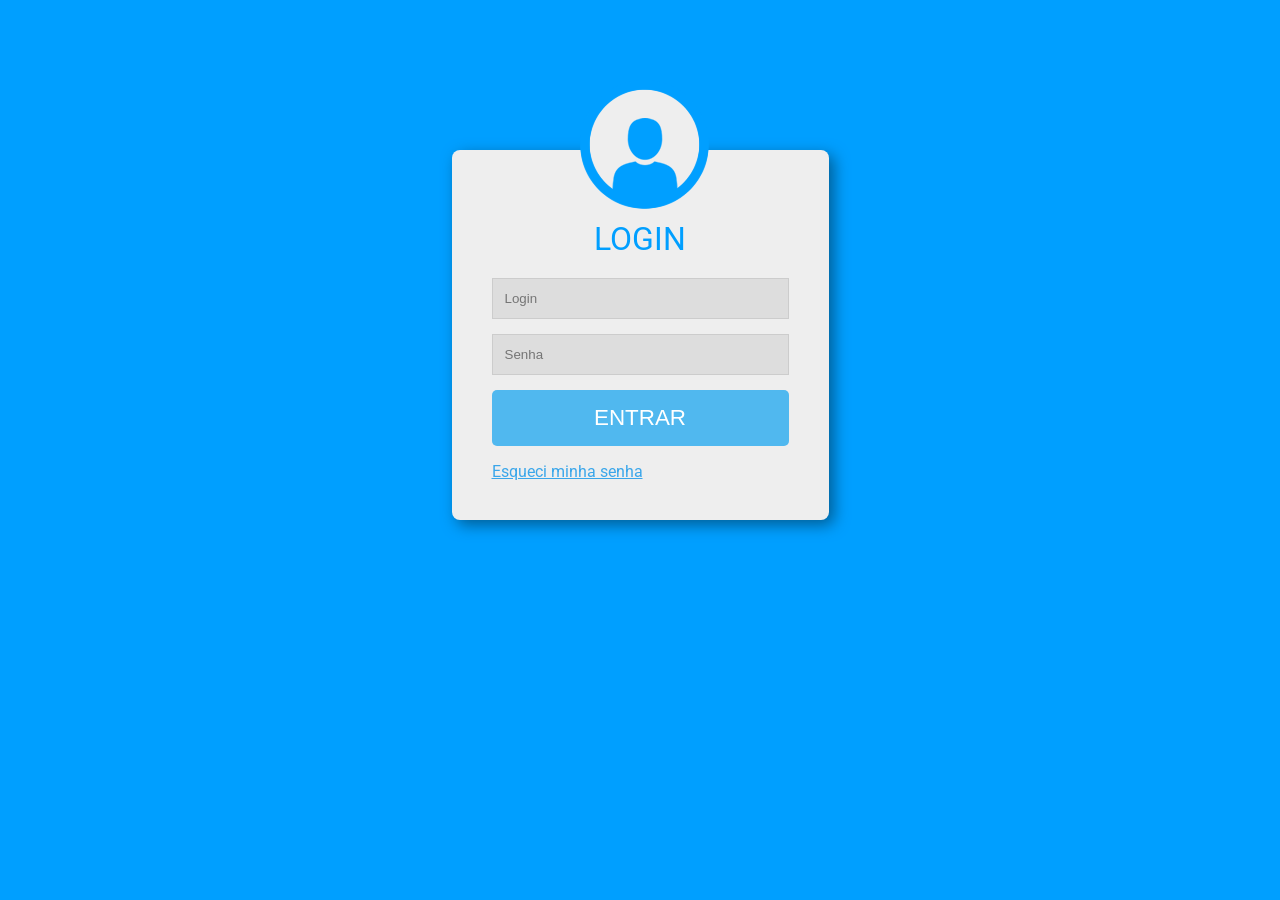
<file: front-ead/login.html>
<!doctype html>
<html>
	<head>
		<title>Sistemas mjailton</title>
		<meta charset="utf-8">
		<meta name="viewport" content="width=device-width, initial-scale=1">
		<link rel="stylesheet" type="text/css" href="css/style.css">
		<link rel="stylesheet" type="text/css" href="css/auxiliar.css">
		<link rel="stylesheet" type="text/css" href="css/grade.css">
		<link rel="stylesheet" type="text/css" href="css/m-style.css">
		 
		<script type="text/javascript" src="js/jquery-3.3.1.min.js"></script>
		<script type="text/javascript" src="js/js.js"></script>
		
	</head>
<body class="base-login">
	<div class="caixa-login position-relative">
		<img src="img/img-topo-login.png">
			<form action="" method="post">						
					<h1>login </h1>			
					<label>
						<input type="text" value="" placeholder="Login">
					</label>				
					<label>
						<input type="password" value="" placeholder="Senha">
					</label>							
					<input type="submit" value="Entrar" class="btn">
			</form>
		<a href="" class="senha text-azul mt-3 d-block">Esqueci minha senha</a>
	
	<div class=" mostrasenha">
		<div class="caixa">
			<span class="sair senha">X</span>
			<h1 class="h3 mb-0 pb-1">Esqueci minha senha </h1>
			<p class="text-center pb-4">Digite seu email no campo abaixo para recuperar sua senha</p>
			<form action="" method="post">
				<label>
					<input type="text" value="" placeholder="Inserir email">
				</label>				
				</label>							
				<input type="submit" value="Enviar" class="btn">
			</form>
		</div>
	</div>
	</div>
</body>
</html>
</file>
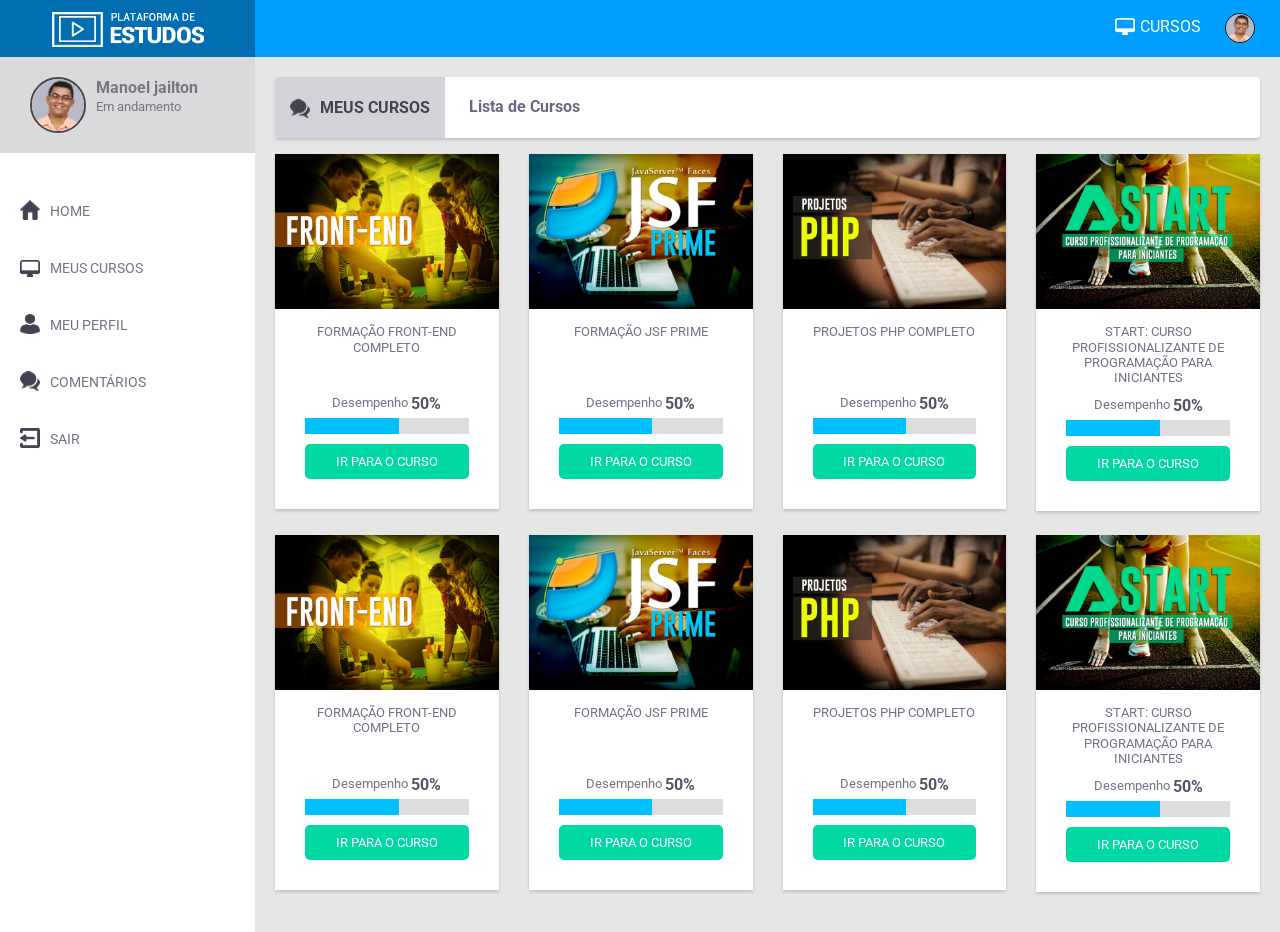
<file: front-ead/meus_cursos.html>
<!doctype html>
<html>
	<head>
		<title>Sistemas mjailton</title>
		<meta charset="utf-8">
		<meta name="viewport" content="width=device-width, initial-scale=1">
		<link rel="stylesheet" type="text/css" href="css/style.css">
		<link rel="stylesheet" type="text/css" href="css/auxiliar.css">
		<link rel="stylesheet" type="text/css" href="css/grade.css">
		<link rel="stylesheet" type="text/css" href="css/m-style.css">
		 
		<script type="text/javascript" src="js/jquery-3.3.1.min.js"></script>
		<script type="text/javascript" src="js/js.js"></script>
		
	</head>
<body>
	<div class="base-topo">
		<div class="conteudo">
			<a href="" class="menu-m">menu mobile esquerdo</a><!-- aqui fico icone reponsavel pelo meno da esquerda-->
			<a href="" class="menu-grade">menu mobile direito</a><!--aqui fica o menu responsavel pelo meno do topo-->
			<a href="" class="logo"></a>
			<div id="grade">
			<ul class="menu-topo">
				<li class="sub"><a href=""><i class="ico cursos"></i>Cursos</a>
					<ul>
						<li><a href="">Java</a></li>
						<li><a href="">PHP</a></li>
						<li><a href="">Lógica de programação</a></li>
						<li><a href="">Androind</a></li>
						<li><a href="">Delphi</a></li>
					</ul>
				</li>
				
				
				<li class="sub user"><a href="" class="thumb"><img src="img/foto01.png"></a>
					<ul>
						<li><b>Manoel jailton</b><small><a href="">Sair</a></small></li>
					</ul>
				</li>
			</ul>
		</div>
		</div>
	</div>
	
	<div class="site">
		<div id="menu">
			<div class="menu-lateral">
					<figure>
							<div class="thumb"><img src="img/foto01.png"></div>
							<figcaption>
									<strong>Manoel jailton</strong>
									<small>Em andamento</small>
							</figcaption>
					</figure>
					<ul>
							<li><a href="index.html"><i class="ico home"></i>HOME</a></li>
							<li><a href="meus_cursos.html"><i class="ico curso"></i>MEUS CURSOS</a></li>
							<li><a href="perfil.html"><i class="ico perfil"></i>MEU PERFIL</a></li>
							<li><a href="comentario.html"><i class="ico duvida"></i>COMENTÁRIOS</a></li>
							<li><a href=""><i class="ico sair"></i>SAIR</a></li>
					</ul>
			</div>
		</div>     
		<div class="base-geral">
			<div class="caixa">
				<h2 class="titulo"><span class="case"><i class="ico duvida"></i>Meus Cursos</span> Lista de Cursos</h2>
			</div>
		<div class="base-home">
			<div class="rows cursos py-3">
                <div class="col-3">
                        <div class="caixa">
                                <img src="img/frontend.jpg">
                                <div class="del-curso">
                                        <p>FORMAÇÃO FRONT-END COMPLETO</p>
                                        <small>Desempenho <b>50%</b></small>
                                        <progress value="4" max="7"></progress>
                                        <a href="curso.html" class="btn">Ir para o curso</a>
                                </div>
                        </div>
                </div>
                <div class="col-3">
                        <div class="caixa">
                                <img src="img/jsf-01.jpg">
                                <div class="del-curso">
                                        <p>FORMAÇÃO jsf prime</p>
                                        <small>Desempenho <b>50%</b></small>
                                        <progress value="4" max="7"></progress>
                                        <a href="curso.html" class="btn">Ir para o curso</a>
                                </div>
                        </div>
                </div>
                <div class="col-3">
                        <div class="caixa">
                                <img src="img/projeto-php.jpg">
                                <div class="del-curso">
                                        <p>Projetos php completo</p>
                                        <small>Desempenho <b>50%</b></small>
                                        <progress value="4" max="7"></progress>
                                        <a href="curso.html" class="btn">Ir para o curso</a>
                                </div>
                        </div>
                </div>
                <div class="col-3">
                        <div class="caixa">
                                <img src="img/start-01.jpg">
                                <div class="del-curso">
                                        <p>Start: curso profissionalizante de programação para iniciantes</p>
                                        <small>Desempenho <b>50%</b></small>
                                        <progress value="4" max="7"></progress>
                                        <a href="curso.html" class="btn">Ir para o curso</a>
                                </div>
                        </div>
                </div>
                <div class="col-3">
                        <div class="caixa">
                                <img src="img/frontend.jpg">
                                <div class="del-curso">
                                        <p>FORMAÇÃO FRONT-END COMPLETO</p>
                                        <small>Desempenho <b>50%</b></small>
                                        <progress value="4" max="7"></progress>
                                        <a href="curso.html" class="btn">Ir para o curso</a>
                                </div>
                        </div>
                </div>
                <div class="col-3">
                        <div class="caixa">
                                <img src="img/jsf-01.jpg">
                                <div class="del-curso">
                                        <p>FORMAÇÃO jsf prime</p>
                                        <small>Desempenho <b>50%</b></small>
                                        <progress value="4" max="7"></progress>
                                        <a href="curso.html" class="btn">Ir para o curso</a>
                                </div>
                        </div>
                </div>
                <div class="col-3">
                        <div class="caixa">
                                <img src="img/projeto-php.jpg">
                                <div class="del-curso">
                                        <p>Projetos php completo</p>
                                        <small>Desempenho <b>50%</b></small>
                                        <progress value="4" max="7"></progress>
                                        <a href="curso.html" class="btn">Ir para o curso</a>
                                </div>
                        </div>
                </div>
                <div class="col-3">
                        <div class="caixa">
                                <img src="img/start-01.jpg">
                                <div class="del-curso">
                                        <p>Start: curso profissionalizante de programação para iniciantes</p>
                                        <small>Desempenho <b>50%</b></small>
                                        <progress value="4" max="7"></progress>
                                        <a href="curso.html" class="btn">Ir para o curso</a>
                                </div>
                        </div>
                </div>
        </div>
</div>
                    
		
		</div>
	</div>
</body>
</html>
</file>
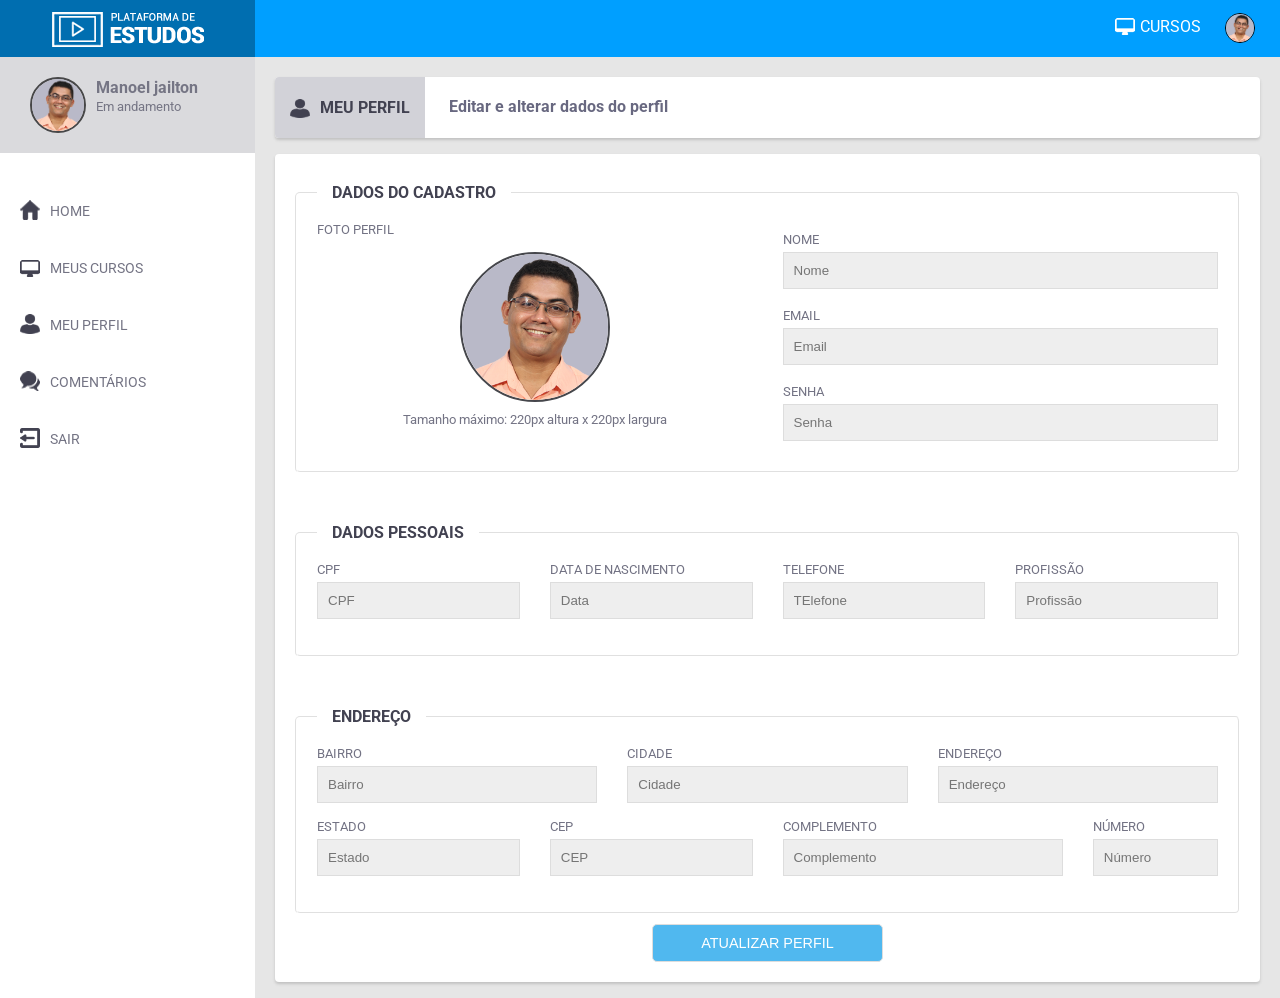
<file: front-ead/perfil.html>
<!doctype html>
<html>
	<head>
		<title>Sistemas mjailton</title>
		<meta charset="utf-8">
		<meta name="viewport" content="width=device-width, initial-scale=1">
		<link rel="stylesheet" type="text/css" href="css/style.css">
		<link rel="stylesheet" type="text/css" href="css/auxiliar.css">
		<link rel="stylesheet" type="text/css" href="css/grade.css">
		<link rel="stylesheet" type="text/css" href="css/m-style.css">
		 
		<script type="text/javascript" src="js/jquery-3.3.1.min.js"></script>
		<script type="text/javascript" src="js/js.js"></script>
		
	</head>
<body>
	<div class="base-topo">
		<div class="conteudo">
			<a href="" class="menu-m">menu mobile esquerdo</a><!-- aqui fico icone reponsavel pelo meno da esquerda-->
			<a href="" class="menu-grade">menu mobile direito</a><!--aqui fica o menu responsavel pelo meno do topo-->
			<a href="" class="logo"></a>
			<div id="grade">
			<ul class="menu-topo">
				<li class="sub"><a href=""><i class="ico cursos"></i>Cursos</a>
					<ul>
						<li><a href="">Java</a></li>
						<li><a href="">PHP</a></li>
						<li><a href="">Lógica de programação</a></li>
						<li><a href="">Androind</a></li>
						<li><a href="">Delphi</a></li>
					</ul>
				</li>
				
				
				<li class="sub user"><a href="" class="thumb"><img src="img/foto01.png"></a>
					<ul>
						<li><b>Manoel jailton</b><small><a href="">Sair</a></small></li>
					</ul>
				</li>
			</ul>
		</div>
		</div>
	</div>
	
	<div class="site">
		<div id="menu">
			<div class="menu-lateral">
					<figure>
							<div class="thumb"><img src="img/foto01.png"></div>
							<figcaption>
									<strong>Manoel jailton</strong>
									<small>Em andamento</small>
							</figcaption>
					</figure>
					<ul>
							<li><a href="index.html"><i class="ico home"></i>HOME</a></li>
							<li><a href="meus_cursos.html"><i class="ico curso"></i>MEUS CURSOS</a></li>
							<li><a href="perfil.html"><i class="ico perfil"></i>MEU PERFIL</a></li>
							<li><a href="comentario.html"><i class="ico duvida"></i>COMENTÁRIOS</a></li>
							<li><a href=""><i class="ico sair"></i>SAIR</a></li>
					</ul>
			</div>
		</div>     
		<div class="base-geral">			
            <div class="caixa">
				<h2 class="titulo"><span class="case"><i class="ico user"></i>Meu perfil</span> Editar e alterar dados do perfil</h2>
			</div>
			<div class="base-home">
				<div class="rows base-perfil py-3">
				<div class="col-12">
				<div class="caixa">
					<form action="" method="">
					<fieldset class="mt-1">
					<legend>Dados do cadastro</legend>
					<div class="rows">
						<div class="col-6">
							<label>Foto perfil</label>
							<div class="thumb">
								<img src="img/foto01.png">
								<input type="file" name="" value="">
							</div>
							<small class="text-center d-block">Tamanho máximo: 220px altura x 220px largura</small>
						</div>
						
						<div class="col-6">
							<div class="py-1">
								<label>Nome</label>
								<input type="text" placeholder="Nome">
							</div>
							<div class="py-1">
								<label>Email</label>
								<input type="text" placeholder="Email">
							</div>
							<div class="py-1">
								<label>Senha</label>
								<input type="password" placeholder="Senha">
							</div>
						</div>
					</div>
					</fieldset>
					<fieldset>
					<legend>Dados pessoais</legend>
					<div class="rows">
						<div class="col-3 mb-3">
							<label>CPF</label>
							<input type="text" placeholder="CPF">
						</div>
						<div class="col-3 mb-3">
							<label>Data de nascimento</label>
							<input type="text" placeholder="Data">
						</div>
						<div class="col-3 mb-3">
							<label>Telefone</label>
							<input type="text" placeholder="TElefone">
						</div>
						<div class="col-3 mb-3">
							<label>Profissão</label>
							<input type="text" placeholder="Profissão">
						</div>
					</div>
					</fieldset>
					
					<fieldset>
					<legend>Endereço</legend>
					<div class="rows">
						<div class="col-4 mb-3">
							<label>Bairro</label>
							<input type="text" placeholder="Bairro">
						</div>
						<div class="col-4 mb-3">
							<label>Cidade</label>
							<input type="text" placeholder="Cidade">
						</div>
						<div class="col-4 mb-3">
							<label>Endereço</label>
							<input type="text" placeholder="Endereço">
						</div>
					</div>
					<div class="rows">	
						<div class="col-3 mb-3">
							<label>Estado</label>
							<input type="text" placeholder="Estado">
						</div>	
						<div class="col-3 mb-3">
							<label>CEP</label>
							<input type="text" placeholder="CEP">
						</div>
						<div class="col-4 mb-3">
							<label>Complemento</label>
							<input type="text" placeholder="Complemento">
						</div>
						<div class="col-2 mb-3">
							<label>Número</label>
							<input type="text" placeholder="Número">
						</div>
					</div>
					</fieldset>
					
					<input type="submit" value="Atualizar perfil" class="btn d-table m-auto px-5 width-auto">
					</form>
				</div>
				</div>
				</div>
		
		
		
		</div>        
		
		</div>
	</div>
</body>
</html>
</file>
<file: cadastro/css/estilo.css>
@import url('https://fonts.googleapis.com/css?family=Roboto:300,400,700');
*{
	padding:0;
	margin:0;
	box-sizing:border-box;
	-webkit-box-sizing:border-box;
	-moz-box-sizing:border-box;
}
body{
	padding:3rem 20rem;
    font-family: 'Roboto', sans-serif;
    font-size:1rem;
	background: #8888a7;
}
h1{
	color:#fff;text-transform:uppercase;font-size:1.8rem
}
fieldset.alt{
	padding:.8rem 0rem;
}
fieldset.alt legend{	
	position: initial;
    padding:0 .5rem;
	font-size:1.2rem;	
    margin-left: 1rem;
    margin-bottom: 0rem;
}
fieldset{
	border-radius:8px;
	border:solid 1px #ccc;
	padding:2rem 2rem;
	background:#fff;
}
fieldset legend{
	text-align:left;
	text-transform:uppercase;
	padding:0;
	font-size:1.5rem;
	font-weight:500;
	position: relative;
    top: 25px;
	margin-bottom:1rem;
}
fieldset form{
	display:flex;
	flex-wrap: wrap;
	padding:0 -8px;
}
fieldset form label{
	max-width:100%;
	display:block;
	flex:0 0 100%;
	margin-bottom:.6rem;
	padding:0 8px;
}
.col-8{	
	max-width:66.666%;
	flex:0 0 66.666%;
}
.col-4{	
	max-width:33.3333%;
	flex:0 0 33.3333%;
}
.col-6{	
	max-width:50%;
	flex:0 0 50%;
}
.col{	
	 -ms-flex-preferred-size: 0;
    flex-basis: 0;
    -ms-flex-positive: 1;
    flex-grow: 1;
    max-width: 100%;
}
.col-12{
	position: relative;
    width: 100%;
    min-height: 1px;
    padding-right: 15px;
    padding-left: 15px;
}

fieldset form label small{
	display:block;padding-bottom:5px
}
fieldset form input,
fieldset form select
{
	display:block;
	border:solid 1px #ddd;
	padding:.8rem;
	width:100%;
	border-radius:5px;
}
fieldset form input[type=submit]{
	display:table;
	margin:10px auto;
	width:auto;
	text-transform:uppercase;
	font-size:1.1rem;
	background: #4ba6d0;
	color:#fff;
	border:0;
}
.rows{
	display: -ms-flexbox;
    display: flex; /*deixa todo conteudo do pai flexivel*/
    -ms-flex-wrap: wrap;
    flex-wrap: wrap;
	margin-right: -15px;
    margin-left:  -15px;
}

.btn{
	display: inline-block;
    border: solid 1px #2196F3;
    border-radius: 5px;
    padding: .5rem;
    color: #2196F3;
    text-decoration: none;
	position:relative;
	text-transform:uppercase
}
.float-right{float:right}
.p2{
	padding:1rem!important
}
.p1{
	padding:.8rem!important
}
.centralizar{
	text-align:center;
	display:block;
	margin:0 auto
}

.home {
	padding:.8rem
}
.home .btn{
	width:100%;text-align:center;
	padding:2rem 1rem
}
.home p{
	border-bottom:solid 1px #ddd;
	padding-bottom:.4rem;
	color:#444;
}
.home i{
	display:block;
	font-size:4rem;
	margin-bottom:1rem
}

h5{
	text-align:center;
	font-weight:300;
	font-size:1.1rem
}
h4{
	text-align:left;
	font-weight:3400;
	font-size:1.3rem;
	padding-bottom:.4rem;
	text-transform:uppercase;
}

table{
	border:solid 1px #ddd;
}
table thead th{
	border-bottom:solid 1px #ddd;
	padding:.4rem
}
table tbody td{
	border-bottom:solid 1px #ddd;
	padding:.4rem;
	font-size:.9rem;
}
table tbody td .btn{
	font-size:.79rem;
}
</file>
<file: front-ead/css/style.css>
@import url('https://fonts.googleapis.com/css?family=Roboto:300,400,700');

*{
	margin:0;
	padding:0;
		box-sizing:border-box;
		-webkit-box-sizing:border-box;
			-moz-box-sizing:border-box;
			vertical-align:middle;
}
body,html{height:100%;}
body{font-family: 'Roboto', sans-serif; font-size:1em; color:#737384; background:#E6E6E6}
h1,h2,h3,h4,h5,h6{text-transform:uppercase; font-weight:400;}
p{line-height:1.2em; letter-spacing:0;}
input, select, textarea{width:100%; padding:10px; background:#EEE; border:0}
ul,li,ol{list-style:none;}

::-webkit-scrollbar{width:10px;}
::-webkit-scrollbar-track{background:#DDD}
::-webkit-scrollbar-thumb{ background:rgba(100,100,115,0.24)}

.base-login{
	width:100%;
	float:left;
	background:#009FFF;
}
.base-login .caixa-login{
	width:377px;
	height:370px;
	margin:150px auto;
	background:#eee;
	padding:20px 40px;
	border-radius:5px;
	-webkit-border-radius:8px;
		-moz-border-radius:8px;
			-o-border-radius:8px;
	position:relative;
	margin-bottom:0;
	box-shadow:5px 5px 15px 0 #005E95;
}
.base-login .caixa-login img{
	position:absolute;
	top:-70px;
	left:50%;
	margin-left:-60px;
	z-index:2
}
.base-login .caixa-login h1{
	display:block;
	margin-top:50px;
	text-align:center;
	color:#009FFF;
	padding-bottom:20px;
}
.base-login .caixa-login label{
	display:block;
	margin-bottom:15px;
}
.base-login .caixa-login label input{
	width:100%;
	padding:12px;
	background:#DDD;
	border:solid 1px #ccc;
}
.base-login .caixa-login .btn{
	font-size:1.4em;
	padding:15px;
}
.caixa-login .mostrasenha{
	position:absolute;
	top:0;
	left:0;
	right:0;
	bottom:0;
	margin-bottom:0;
	display:none
}
.caixa-login .mostrasenha .caixa{
	height:100%
}

.caixa-login .mostrasenha .sair{
	position:absolute;
	right:20px;
	top:20px;
	cursor:pointer;
}
.caixa-login .mostrasenha .sair:hover{
	color:red
}

.site{
	width:100%;
	float:left;
	position:relative;
}
.site:before,
.site:after{
	content:"";
	display:table;
	clear:both;
}
.base-topo{
	width:100%;
	height: 57px;
	float:left;
	padding:10px 0;
	background:#009FFF;
	position:relative;
}
.base-topo .logo{
   width: 255px;
    float: left;
    background: #0000004f url(../img/logo.png) center no-repeat;
    position: absolute;
    left: 0;
    padding: 10px 55px;
    top: 0;
	bottom:0;
	height:57px;
}
.base-topo .menu-topo{
	float:right;    
	margin-top:3px;
}
.base-topo .menu-topo li{
	display:inline-block;
	margin-left:20px;
	position:relative;
}
.base-topo .menu-topo li a{
	text-decoration:none;
	text-transform:uppercase;
	color:#FFF;
}
.base-topo .menu-topo li .msg{
    padding: 1px 5px;
    background: #D90000;
    color: #FFF;
    border-radius: 50%;
    position: absolute;
    top: -8px;
    right: -8px;
    font-size: .8em;
}
.base-topo .menu-topo .sub ul{
	position: absolute;
    left: -170px;
    top: 28px;
    width: 280px;
    border: solid 1px #DDD;
    background: #009fff;
    z-index: 1;
	display:none
}
.base-topo .menu-topo .sub ul li{
	display:block;
	border-bottom:dashed 1px #FFF;
	margin-left:0;
}
.base-topo .menu-topo .sub ul li:last-child{
	border-bottom:0;
}
.base-topo .menu-topo .sub ul li a{
	display:block;
	padding:15px;
}
.base-topo .menu-topo .sub ul li:hover{
	background:#666677
}

.base-topo .menu-topo .sub ul li span{
	display:block;
	padding:10px;
	color:#FFF;
}
.base-topo .menu-topo .sub ul li .btn{
	display: table;
    padding: 7px 20px;
    margin: 5px auto;
    background: #f9c11e;
    font-size: .85em;
}
.base-topo .menu-topo .sub:hover ul{
	display: block;
}
.base-topo .menu-topo .sub.notif ul{
	background:#FFF;
	left: unset;
    right: -20px;
}
.base-topo .menu-topo .sub.user ul{
	width:200px;
	background:#FFF;
	left: unset;
    right: -20px;
}
.base-topo .menu-topo .sub.user ul li b{
	display:block;
	padding:10px;
	padding-bottom:0;
}
.base-topo .menu-topo .sub.user ul li a{
	padding:10px 10px;
	color:#3FB7FF;
}
.base-topo .menu-topo .sub.user ul li:hover{
	background:none;
}
.base-topo .menu-topo .sub.notif ul li{
	border-bottom-color:#ccc;
}
.base-topo .menu-topo .sub.notif ul li:hover{
	background:#ddd;
}
.base-topo .menu-topo .sub.notif ul li a{
	color:#444;
	font-size:.85em;
}
.base-topo .menu-topo .sub.notif ul li strong{
	font-size:1.3em;
}
.base-topo .menu-topo .sub.notif ul li small{
	text-transform:initial;
	display:block;
	padding-top:5px;
}

.base-topo .menu-topo .ico{
	width:20px;
	height:30px;
	display:inline-block;
	margin-right:5px;
}
.base-topo .menu-topo .ico.notificacao{
	background:url(../img/ico-notificacao.png) no-repeat;
}
.base-topo .menu-topo .ico.loja{
	background:url(../img/ico-loja.png) no-repeat;
	top: 5px;
	position: relative;
}
.base-topo .menu-topo .ico.cursos{
	background:url(../img/ico-cursos-topo.png) no-repeat;
	top: 5px;
	position: relative;
}
.base-topo .menu-topo .ico.user{
	border-radius:50%;
	width:30px;
	background:url(../img/foto01.png) no-repeat;
	background-size:100%;
}
.base-topo .menu-topo .mensagem{	
	display:inline-block;
	top: 0;
	position: relative;
	background:url(../img/ico-msg.png) no-repeat;
	margin-right:10px;
	width: 24px;
    height: 24px;
	background-size:100%
}


.base-topo .menu-m{
	width:24px;
	height:24px;
	display:none;
	content:url(../img/menu.png);
}
.base-topo .menu-grade{
	width:24px;
	height:24px;
	display:none;
	content:url(../img/grade-linha.png);
}

.naoativo{
	width:100%;
	float:left;
	margin:20px 0;
}
.naoativo img{
	width:40px;
	float:left;
	margin-right:10px
}
.naoativo h2{
	padding:10px 0;
	font-size:1.2em;
}


.base-topo .menu-topo .thumb{
	width:30px;
	height:30px;
	overflow:hidden;
	display:inline-block;
	border-radius:50%;
	-webkit-border-radius:50%;
	-moz-border-radius:50%;
	-o-border-radius:50%;
	border: solid 1px #000;
}
.base-topo .menu-topo .thumb img{
	width:100%;
}
.conteudo{
    max-width: 100%;
    width: 100%;
    margin: 0 auto;
    display: block;
    padding: 0 25px;
}




/*menu-lateral*/
.menu-lateral{
	position:absolute;
	left:0;
	width:255px;
	background:#fff;
	top:0;
	bottom:0;
	height:100%;
}
.menu-lateral figure{
	width:100%;
	float:left;
	background:rgba(100,100,115,0.24);
	padding:20px 30px;
	color:#757584;
}
.menu-lateral figure strong,
.menu-lateral figure small{
	display: inline-block;
    line-height: .9em;
}
.menu-lateral figure .thumb{
	width:56px;
	height:56px;
	overflow:hidden;
	border-radius:50%;
	-webkit-border-radius:50%;
	-moz-border-radius:50%;
	-o-border-radius:50%;
	float:left;
	margin-right:10px;
	    border: solid 2px #474748;
}
.menu-lateral figure .thumb img{
	width:100%;
}


.menu-lateral ul{
	width:100%;
	display:inline-block;
	padding:30px 0;
}
.menu-lateral ul li{
	display:block;
	position:relative;
}
.menu-lateral ul li:hover{
	background:rgba(116,116,132,0.15);
}
.menu-lateral ul li a{
	display:block;
	padding:20px;
	font-size:.9em;
	text-transform:uppercase;
	text-decoration:none;
	color:#747484;
	padding-left:50px;
}
.menu-lateral ul li .ico{
	display:inline-block;
	position:absolute;
	width:20px;
	height:20px;
    left: 20px;
    top: 17px;
}
.menu-lateral ul li .ico.home{
	content:url(../img/ico-home.png);
}
.menu-lateral ul li .ico.curso{
	content:url(../img/ico-cursos.png);
	height:17px;
    top: 20px;
}
.menu-lateral ul li .ico.matricula{
	content:url(../img/ico-mat.png);
    top: 17px;
}
.menu-lateral ul li .ico.perfil{
	content:url(../img/ico-perfil.png);
}
.menu-lateral ul li .ico.estatistica{
	content:url(../img/ico-estatistica.png);
}
.menu-lateral ul li .ico.sair{
	content:url(../img/ico-sair.png);
}
.menu-lateral ul li .ico.duvida{
	content:url(../img/ico-duvida.png);
}

.base-geral{
	width:100%;
	float:left;
	padding-left:275px;
	padding-top:20px;
	padding-right:20px;
	min-height:760px;
}
.titulo{
	display:block;
	color:#686880;
	font-size:1em;
	text-transform:initial;
	font-weight:700;
	position:relative;
}
.titulo .ico.curso{
	content:url(../img/ico-cursos.png);
	height:17px;
    top: 20px;
	margin-right:10px;
}
.titulo .ico.matricula{
	    content: url(../img/ico-mat.png);
    height: 19px;
    top: 16px;
    margin-right: 10px;
    width: 20px;
}
.titulo .ico.user{
	content: url(../img/ico-perfil.png);
    height: 19px;
    top: 16px;
    margin-right: 10px;
    width: 20px;
}
.titulo .ico.estatistica{
	    content: url(../img/ico-estatistica.png);
    height: 19px;
    top: 16px;
    margin-right: 10px;
    width: 20px;
}
.titulo .ico.duvida{
    content: url(../img/ico-duvida.png);
    height: 19px;
    top: 16px;
    margin-right: 10px;
    width: 20px;
}

.titulo i.seta{
    margin-left: 10px;
    margin-right: 10px;
	display:inline-block;
}
.titulo i.seta:before{
    content:"";
	position:absolute;
	border: solid 7px transparent;
    border-left: solid 7px #006eb0;
    margin-top: -8px;
	border-radius:3px
}

.titulo1{
	display:block;
	color:#686880;
	font-size:1em;
	text-transform:initial;
	font-weight:700;
	position:relative;
}
.titulo .case{
    text-transform: uppercase;
    background: #d2d2d8;
    color: #424251;
    padding: 21px 15px;
    position: relative;
    left: -20px;
    border-radius: 4px 0 0 4px;
    top: 0px;
}
.titulo2{
	display: block;
    font-size: 1em;
    text-transform: uppercase;
    padding-bottom: 10px;
    border-bottom: solid 1px #ddd;
    margin-bottom: 20px;
    text-align: center;
}
.titulo span{
	color:#3FB7FF;
}
.caixa{
	width:100%;
	float:left;
	border-radius:4px;
	-webkit-border-radius:4px;
	-moz-border-radius:4px;
	-o-border-radius:4px;
	background:#FFF;
	box-shadow: 0px 2px 3px 0 #c1c1c1;
	-webkit-box-shadow: 0px 2px 3px 0 #c1c1c1;
	-moz-box-shadow: 0px 2px 3px 0 #c1c1c1;
	-o-box-shadow: 0px 2px 3px 0 #c1c1c1;
	padding:20px 20px;
}
/*btn*/
.btn{
	display:block;
	padding:10px;
	border-radius:4px;
	-webkit-border-radius:4px;
	-moz-border-radius:4px;
	-o-border-radius:4px;
	
	background:#50B8EF;
	color:#FFF;
	text-transform:uppercase;
	font-size:.9em;
	text-align:center;
	border:0;
	text-decoration:none;
	clear:both;
}
.btn:hover{background:#84cdf3;}

/*naomatriculado*/
.naomatriculado{text-align:center;}
.naomatriculado .caixa{padding:80px 30px; min-height:680px;}
.naomatriculado h1{padding-top:20px;}
.naomatriculado .thumb{
	display:block;
	width:128px;
	height:128px;
	margin:10px auto;
	}
.naomatriculado .btn{
	display:table;
	margin:30px auto;
	padding:10px 40px;
	}

/*base-home*/
.base-home figure{
	margin:0;padding:0
}
.base-home figure .thumb{
	width:102px;
	height:102px;
	overflow:hidden;
	border-radius:50%;
	-webkit-border-radius:50%;
	-moz-border-radius:50%;
	-o-border-radius:50%;
	float:left;
	margin-right:10px;
	border:solid 2px #494954;
}
.base-home figure figcaption{
	padding-top:10px;
}
.base-home figure figcaption a{
	color:#3FB7FF;
	text-transform:#3FB7FF;
	text-decoration:none;
}
.base-home figure .thumb img{
	width:100%;
}

.base-home figure strong,
.base-home figure small{
    display: block;
    line-height: 1.3em;
	color:#757584;
}
.base-home .btn.cursos{
	display: inline-block;
	margin-bottom:5px;
	font-size:.8em;
	background:#00D9A3;
	padding: 8px 10px;
}
/**/

.base-home .detalhes .col-4,
.base-home .detalhes .col
{
	display:flex;
}
.base-home .detalhes .caixa{
	width:100%
}

.base-home .detalhes .caixa{
	padding:30px 20px;
}
.base-home .detalhes .ico{
    width: 40px;
    height: 50px;
    display: block;
    margin: 0 auto;
}
.base-home .detalhes .col h3{
	color:#696981;
	font-weight:700;
	font-size:2em;
	display:block;
	text-align:center;
}
.base-home .detalhes .col small{
	display:block;
	text-align:center;
}
.base-home .ico.video{
	background:url(../img/ico-aula-medio.png) no-repeat;
	background-size:100%;
}
.base-home .ico.curso{
	background:url(../img/ico-aulas-assistidas.png) no-repeat;
	background-size:100%;
}
.base-home .ico.exercicio{
	background:url(../img/ico-exercicio-medio.png) no-repeat;
	background-size:100%;
}

/*listagem home*/
.base-home .listagem .rolagem{ 
	height: 287px;
    overflow-y: scroll;
	}
.base-home .listagem .cel6 .caixa{ 
	min-height: 445px;
	}
.base-home .listagem .cel6 .caixa .btn.btn-curso{ 
	margin-top:10px;
	float:right;
	}
.base-home .matriculados a{
	text-decoration:none;
	text-transform:uppercase;
	color:#5596ab;
	display:block;
	margin:3px;
}
.base-home .matriculados a:before{
	content:url(../img/ico-mark.png);
	margin-right:8px;
	position: relative;
    top: 3px;
}
.base-home .assistidos i{
	width:10px;
	content:url(../img/ico-aula-medio.png);
	margin-right:5px;
}



/*lista*/
.lista{
	width:100%;
	float:left;
}
.lista table{
	width:100%;
}
.lista table thead th{
	background:rgba(114,114,132,0.18);
	padding:8px;
	color:#727284;
	text-transform:uppercase;
	font-size:.8em;
}
.lista table tbody td{
	padding:8px;
	color:#727284;
	font-size:.8em;
	border-bottom:solid 1px #DDD;
}
.lista table a{
	color:#009FFF;
	text-decoration:none;
}
.lista .btn{
	margin-top:12px;
	float:right;
	font-size:.8em;
}

/*cursos*/
.cursos .caixa{
	padding:0;
	border-radius:0;
	-webkit-border-radius:0;
	-moz-border-radius:0;
	-o-border-radius:0;
	margin-bottom: 1.5rem;
 }

.cursos .caixa img{
	max-width:100%;
	margin-bottom:15px;
 }
.cursos .caixa p{
	text-align:center;
	font-size:.8em;
	min-height:70px;
	text-transform:uppercase;
	padding-bottom:10px;
 }
.cursos .caixa small{
	text-align:center;
	display:block;
	padding-bottom: 5px;
 }
.cursos .caixa small b{
	color:#525261;
	font-size:1.2em;
 }
.cursos .caixa .del-curso{
	padding:0 30px;
	padding-bottom:30px;
 }

.cursos .caixa .del-curso .btn{
	background:#00D9A3;
	font-size:.8em;
	margin-top:10px;
 }
.cursos .caixa .del-curso .btn:hover{
	background: #08ce9c;
 }
.cursos .caixa .del-curso progress {
	width:100%;
    display:block;
    -webkit-appearance: none;
 }
.cursos .caixa .del-curso progress::-webkit-progress-bar {
    background: #DDDDDD;
    padding: 0;
}
.cursos .caixa .del-curso progress::-webkit-progress-value {
    background:#00BFFF;
}

/*base-cursos*/

.base-cursos .lista{
	margin-top:15px;
}
.caixa-embed{
	position:relative;height:0;padding-bottom:54.94%
}
.embed-item{
	position:absolute;width:100%;height:100%;left:0
}
.base-caixa-curso{
	width: 100%;
    float: left;
    background: none;
    padding: 20px 0;
    margin-bottom:0px;
}
.base-caixa-curso .thumb{
	width: 100%;
    float: left;
    border:0;
    background: #dee1e6;
    padding: 6px;
}
.base-caixa-curso .thumb img{
	width:100%;
}
.base-caixa-curso .titulo{
	font-size:1em!important;
	    padding-bottom: 15px;
    font-weight: inherit;
}
.base-caixa-curso .cel8{
	width:63%;
    border-left: solid 1px #dee1e4;
    padding-left: 30px;
    margin-left:4%;
	min-height: 185px;
}
.base-caixa-curso ul{	
	padding-bottom:30px;
	width:100%;
	float:left;
}
.base-caixa-curso ul > li:first-child{	
	padding-left:0px;
}
.base-caixa-curso ul > li{
	width: 33%;
    float: left;
    padding-left: 17px;
}
.base-caixa-curso ul > li span,
.base-caixa-curso ul > li small{
	display:block;
	text-transform:uppercase;
}

.base-caixa-curso ul > li span{
	color:#00ACEE;
	font-size:.9em;
}
.base-caixa-curso ul > li small{
	color:#61656a;
	font-size:.7em;
}
.base-caixa-curso .ico{
    width: 29px;
    height: 31px;
	float:left;
	margin-right:10px;
}
.base-caixa-curso .ico.data{
	background:url(../img/ico-acesso.png) no-repeat;
	background-size:100%;
}
.base-caixa-curso .ico.hora{
	background:url(../img/ico-hora.png) no-repeat;
	background-size:100%;
}
.base-caixa-curso .ico.qtd{
	background:url(../img/ico-conteudo.png) no-repeat;
	background-size:100%;
}

.base-caixa-curso .progress{
	position:relative;
	padding-top: 6px;
	padding-bottom:10px;
	clear:both;
}

.base-caixa-curso .progress progress{
	width: 100%;
    -webkit-appearance: none;
    -moz-appearance: none;
    -o-appearance: none;
    -m-appearance: none;
    height: 20px;
}
.base-caixa-curso .progress small{
	color: #61656a;text-transform:uppercase;
	display:inline-block;
	padding-right:10px;
	padding-bottom:8px;
}
.base-caixa-curso .progress b {
    color: #00ACEE;
    font-size: 1.5em;
}
.base-caixa-curso .progress progress::-webkit-progress-value { background: #00A3D9; }
.base-caixa-curso .progress progress::-moz-progress-value { background: #00A3D9; }
.base-caixa-curso .progress progress::-o-progress-value { background: #00A3D9; }
.base-caixa-curso .progress progress::-ms-progress-value { background: #00A3D9; }

.base-caixa-curso .progress progress::-webkit-progress-bar { background-color:#DDDDDD;}
.base-caixa-curso .progress progress::-moz-progress-bar { background-color:#DDDDDD;}
.base-caixa-curso .progress progress::-o-progress-bar { background-color:#DDDDDD;}
.base-caixa-curso .progress progress::-ms-progress-bar { background-color:#DDDDDD;}

.base-caixa-curso .texto {
   width:100%;float:left;
}
.base-caixa-curso .texto p{
    color:#90949a;
    font-size: .8em;
    line-height: 1.3em;
}
.base-caixa-curso .texto .titulo {
    padding-bottom: 7px!important;
    clear: both;
}
.base-cursos table .ico {
    width: 16px;
    height: 20px;
    float: left;
    margin-right: 10px;
}
.base-cursos table .ico.ititulo {
    background: url(../img/ico-assistir.png) no-repeat center;
    background-size: 100%;
}
.base-cursos table .ico.idata {
    background: url(../img/ico-acesso.png) no-repeat center;
    background-size: 100%;
}
.base-cursos table .ico.iduracao {
    background: url(../img/ico-hora.png) no-repeat center;
    background-size: 100%;
}
.base-cursos table .ico.iassistido {
    background: url(../img/ico-concluido.png) no-repeat center;
    background-size: 100%;
}
.base-cursos table .ico.inaoassistido {
    background: url(../img/ico-naoconcluido.png) no-repeat center;
    background-size: 100%;
}
.base-cursos table .ico.iaula {
    background: url(../img/ico-curso-medio.png) no-repeat center;
    background-size: 100%;
}



/*menu-sidebar*/
.menu-sidebar{
	width:100%;
	float:left;
}
.menu-sidebar .scroll-lista{
   height:434px;
   overflow-y:scroll;
}
.menu-sidebar .scroll-lista li{
    position: relative;
    padding: 10px 20px;
    font-size: 1.1em;
    border-bottom: 0;
    padding-left: 26px;
}
.menu-sidebar .scroll-lista li a {
    display: block;
    color: #2B7083;
    padding: 4px 0;
    margin-bottom: 0;
    line-height: 1.3em;
    font-size: .8em;
	text-decoration:none;
}
.menu-sidebar .scroll-lista li span {
    display: block;
    padding-bottom: 0;
    font-size: 1em;
    text-transform: uppercase;
}
.menu-sidebar .scroll-lista .marcado a {
    color:#86b6c5;
}
.menu-sidebar .scroll-lista .naomarcado a {
    color:#009fff;
}
.menu-sidebar .scroll-lista .marcado:before {
    content: url(../img/ico-mark.png);
    position: absolute;
    left: 0;
    top: 17px;
}
.menu-sidebar .scroll-lista .naomarcado:before {
    content: url(../img/ico-naomark.png);
    position: absolute;
    left: 0;
    top: 15px;
}




.base-cursos.ver_videos .caixa-video .controles{
  width:100%;
  float:left;
  margin-top:20px;
}
.base-cursos.ver_videos .caixa-video .controles .anterior{
  float:left;clear: inherit;padding: 10px 20px;
}
.base-cursos.ver_videos .caixa-video .controles .proximo{
  float:right;clear: inherit;padding: 10px 20px;
}
.base-cursos.ver_videos .caixa-video iframe{
  background:#000;
  border:solid 1px #000;
}


.v-desempenho{
	width:100%;
	float:left;
}
.v-desempenho .caixa{
	margin-bottom:15px;
}
.v-desempenho .thumb{
	width:100%;
	float:left;
}
.v-desempenho .thumb img{
	width:100%;
}
.v-desempenho .titulo2{
	font-size:.9em;
	text-align:center;
}
.v-desempenho li{
	width:100%;
	float:left;
	margin-bottom:10px;
	border-bottom:solid 1px #eee;
	padding: 9px 0;
	
}
.v-desempenho li:last-child{
	margin-bottom:0;
	border-bottom:0;
}
.v-desempenho li .ico{
	width: 35px;
    height: 35px;
    float: left;
    margin-right: 10px;
}
.v-desempenho li .ico.aula{
	background:url(../img/ico-assistir.png) no-repeat center;
	background-size:100%;
}

.v-desempenho li .ico.conc{
	background:url(../img/ico-conclusao.png) no-repeat center;
	background-size:100%;
}
.v-desempenho li .ico.acesso{
	background:url(../img/ico-acesso.png) no-repeat center;
	background-size:90%;
}
.v-desempenho li .ico.horas{
	background:url(../img/ico-hora.png) no-repeat center;
	background-size:100%;
}
.v-desempenho li .ico.aula-ass{
	background:url(../img/ico-aulas-assistidas.png) no-repeat center;
	background-size:90%;
}
.v-desempenho li .tt1{
	display:block;
	font-size:.8em;
	color:#00ADEF;
	text-transform:uppercase;
}
.v-desempenho li .tt2{
    display: block;
    font-size: 1.3em;
    color: #91919c;
    text-transform: uppercase;
    letter-spacing: -1px;
}

/*base-comentario*/
.base-comentario{
	width:100%;
	float:left;
	margin-top:15px;
}
.base-comentario .titulo{
	padding-bottom:10px;
	text-transform:uppercase;
}

.base-comentario textarea{
	border:solid 1px #DDD;
}

.base-comentario .btn{
	float:right;
	width:auto;
	margin-top:10px;
	border:0;
}
.base-comentario .btn:hover{
	background:#84cdf3;
	cursor:pointer;
}

/*base-rodape*/
.v-downloads {
    width: 100%;
    display: inline-block;
}
.v-downloads li {
    padding: 10px 0;
}
.v-downloads .icon {
    color: #00ADEF;
    text-transform: uppercase;
	font-size:.9em;
}
.v-downloads .icon:before {
    content: url(../img/ico-dow.png);
    margin-right: 10px;
    top: 3px;
    position: relative;
}

/*matricula*/
.matricula .caixa{min-height:600px;}
.del-matricula table tbody th{
	border-bottom:solid 1px #DDD;
	text-align:right;
	font-size:.9em;
}
.del-matricula table tr{
	background:#f5f5f5;
}
.del-matricula table tr:nth-of-type(2n+0){
	background:#FFF;
}
.del-matricula .caixa{
	margin-bottom:15px;
}
.base-perfil.del-matricula fieldset {
    margin-top: 15px;
}
.base-perfil.del-matricula .titulo {
    display:block;
	background:#FFF;
	padding:15px 10px;
	text-align:left!important;
	text-transform:uppercase;
	font-size:1.1em;	
}

/*pesquisa*/
.pesquisa{
	position:relative;
	margin-bottom:5px;
}
.pesquisa input[type=submit]{
	    width: auto;
    position: absolute;
    right: 0;
    top: 5px;
    background: #5f5f6d;
    color: #fff;
    text-transform: uppercase;
	cursor:pointer;
}


/*base-perfil*/
.base-perfil fieldset{
	border-color: #ffffff5e;
    padding: 20px;
    border-radius: 5px;
    -webkit-border-radius: 5px;
    -moz-border-radius: 5px;
    -o-border-radius: 5px;
	margin-top:40px;
	    margin-bottom: 10px;
    display: inline-block;
    width: 100%;
}
.base-perfil fieldset legend{
	    display: block;
    padding: 0 15px;
    text-transform: uppercase;
    font-weight: 700;
    color: #424251;
}
.base-perfil fieldset label{
	display: block;
	font-size:.8em;
    text-transform: uppercase;
	padding-bottom:5px;
}
.base-perfil input{
	border:solid 1px #DDD;
}
.base-perfil .btn{
	
}

.base-perfil .thumb {
    width: 150px;
    height: 150px;
    display: block;
    margin: 10px auto;
    border-radius: 50%;
    -webkit-border-radius: 50%;
    -moz-border-radius: 50%;
    overflow: hidden;
	position:relative;
	border: solid 2px #46474c;
}
.base-perfil .thumb:hover:before {
        content: "MUDAR FOTO";
    position: absolute;
    z-index: 1;
    top: 56%;
    font-weight: bold;
    margin-left: -58px;
    left: 50%;
    background: rgba(0, 159, 255, 0.75);
    color: #fff;
    padding: 5px 8px;
	cursor:pointer;
}
.base-perfil .thumb img{
    width:100%;
}

.base-perfil .thumb input[type=file]{
   position:absolute;
   top:0;
   bottom:0;
   left:0;
   right:0;
   opacity:0;
	cursor:pointer;
}

/*base-estatisticas*/
.base-estatisticas .caixa .titulo2{
	border-bottom:solid 1px #ddd;
}

.base-estatisticas .caixa img{
	width:100%;
	max-width:100%;
}

.base-estatisticas .caixa li{
	display:inline-block;
	padding:20px 20px;
	border-right:solid 1px #DDD;
	text-align:center;
}
.base-estatisticas .caixa li:last-child{
	padding-right:0;
	border-right:0;
}
.base-estatisticas .caixa .btn{
	display:block;
}
.base-estatisticas .caixa li strong{
	display:block;
	font-size:1.8em;
	padding-bottom:10px;
}
.base-estatisticas .caixa li span{
	display:block;
	font-size:1em;
}
.base-estatisticas .caixa progress {
	width:100%;
    display:block;
    -webkit-appearance: none;
 }
.base-estatisticas .caixa progress::-webkit-progress-bar {
    background: #DDDDDD;
    padding: 0;
}
.base-estatisticas .caixa progress::-webkit-progress-value {
    background:#00BFFF;
}

/*duvidas*/
.duvidas .titulo{padding-bottom:5px;font-size: .9em;}
.duvidas .titulo b{text-transform:uppercase;font-size: 1.2em;}
.duvidas .tt1{display:block;padding-bottom:10px;font-size: .9em;    color: #009fff;}
.duvidas img{width:50px;float:left;margin-right:10px;}
.duvidas ul{padding:20px; border:solid 1px #eee;}
.duvidas ul li{display:block;margin-bottom:0px; padding:20px;border-bottom:solid 1px #eee;}
.duvidas .resposta {    
	background: rgba(0, 0, 0, 0.08);
    padding: 10px;
	margin-top:10px;
	    border-bottom: solid 1px #ccc;
}
.duvidas .resposta p{padding-bottom:10px; font-size:.9em;line-height:1.5em;}
.duvidas .resposta small{
	display:block;
    font-weight: 300;
    color: #5d5d65;
	font-size:.7em;
}
.duvidas .resposta .titulo{
	font-size:1em;text-transform:uppercase;
}

/*base-rodape*/
.base-rodape{
	width:100%;
	float:left;
	background:#DADADE;
	padding:15px 10px;
	text-align:center;
	font-size:.85em;
	margin-top:20px;
}
</file>
<file: front-ead/css/auxiliar.css>
/*display*/
.d-block{display:block!important}
.d-inline-block{display:inline-block!important}
.d-none{display:none!important}
.d-table{display:table!important}
.d-flex{display:flex!important}

/*float*/
.float-left{float:left!important}
.float-right{float:right!important}
.float-none{float:none!important}

/*text*/
.text-center{text-align:center}
.text-left{text-align:left}
.text-right{text-align:right}
.text-justify{text-align:justify}
.text-uppercase{text-transform:uppercase}
.text-end{justify-content:flex-end!important}


/*padding*/
.p-5{padding:3rem!important}
.p-4{padding:2rem!important}
.p-3{padding:1rem!important}
.p-2{padding:.9rem!important}
.p-1{padding:.6rem!important}
.p-0{padding:0!important}

/*padding- y*/
.pt-5,.py-5{padding-top:3rem!important}
.pb-5,.py-5{padding-bottom:3rem!important}

.pt-4,.py-4{padding-top:2rem!important}
.pb-4,.py-4{padding-bottom:2rem!important}

.pt-3,.py-3{padding-top:1rem!important}
.pb-3,.py-3{padding-bottom:1rem!important}

.pt-2,.py-2{padding-top:.9rem!important}
.pb-2,.py-2{padding-bottom:.9rem!important}

.pt-1,.py-1{padding-top:.6rem!important}
.pb-1,.py-1{padding-bottom:.6rem!important}

.pt-0,.py-0{padding-top:0!important}
.pb-0,.py-0{padding-bottom:0!important}


/*padding- x*/
.pl-5,.px-5{padding-left:3rem!important}
.pr-5,.px-5{padding-right:3rem!important}

.pl-4,.px-4{padding-left:2rem!important}
.pr-4,.px-4{padding-right:2rem!important}

.pl-3,.px-3{padding-left:1rem!important}
.pr-3,.px-3{padding-right:1rem!important}

.pl-2,.px-2{padding-left:.9rem!important}
.pr-2,.px-2{padding-right:.9rem!important}

.pl-1,.px-1{padding-left:.6rem!important}
.pr-1,.px-1{padding-right:.6rem!important}

.pl-0,.px-0{padding-left:0!important}
.pr-0,.px-0{padding-right:0!important}


/*margin- y*/
.mt-5,.my-5{margin-top:3rem!important}
.mb-5,.my-5{margin-bottom:3rem!important}

.mt-4,.my-4{margin-top:2rem!important}
.mb-4,.my-4{margin-bottom:2rem!important}

.mt-3,.my-3{margin-top:1rem!important}
.mb-3,.my-3{margin-bottom:1rem!important}

.mt-2,.my-2{margin-top:.9rem!important}
.mb-2,.my-2{margin-bottom:.9rem!important}

.mt-1,.my-1{margin-top:.6rem!important}
.mb-1,.my-1{margin-bottom:.6rem!important}

.mt-0,.my-0{margin-top:0!important}
.mb-0,.my-0{margin-bottom:0!important}


/*margin- x*/
.ml-5,.mx-5{margin-left:3rem!important}
.mr-5,.mx-5{margin-right:3rem!important}

.ml-4,.mx-4{margin-left:2rem!important}
.mr-4,.mx-4{margin-right:2rem!important}

.ml-3,.mx-3{margin-left:1rem!important}
.mr-3,.mx-3{margin-right:1rem!important}

.ml-2,.mx-2{margin-left:.9rem!important}
.mr-2,.mx-2{margin-right:.9rem!important}

.ml-1,.mx-1{margin-left:.6rem!important}
.mr-1,.mx-1{margin-right:.6rem!important}

.ml-0,.mx-0{margin-left:0!important}
.mr-0,.mx-0{margin-right:0!important}

.m-auto{margin:0 auto!important}

/*border*/
.border-left{border-left:solid 1px #ccc!important}
.border-right{border-right:solid 1px #ccc!important}
.border-top{border-top:solid 1px #ccc!important}
.border-bottom{border-bottom:solid 1px #ccc!important}
.border{border:solid 1px #ccc!important}
.border-0{border:0!important}

/*fonts h*/
.h1{font-size:3.1rem!important;margin-bottom:20px;display:block;}
.h2{font-size:2.5rem!important;margin-bottom:20px;display:block;}
.h3{font-size:1.8rem!important;margin-bottom:20px;display:block;}
.h4{font-size:1.5rem!important;margin-bottom:20px;display:block;}
.h5{font-size:1.1rem!important;margin-bottom:20px;display:block;}
.h6{font-size:.9rem!important;margin-bottom:20px;display:block;}

.grande-font{font-size:4rem!important}
.medio-font{font-size:3rem!important}
.pequeno-font{font-size:2rem!important}
.minimo-font{font-size:1.2rem!important}

/*links*/
.link-azul{color:#3aa6ea!important;text-decoration:none}
.link-azul:hover{color:#57abe0!important;text-decoration:underline}

.link-vermelho{color:#ff7373!important;text-decoration:none}
.link-vermelho:hover{color:#fb9090!important;text-decoration:underline}

.link-verde{color:#00d9a3!important;text-decoration:none}
.link-verde:hover{color:#59e4c2!important;text-decoration:underline}

.link-roxo{color:#4968d1!important;text-decoration:none}
.link-roxo:hover{color:#8ba2ef!important;text-decoration:underline}

/*links*/
.text-azul{color:#3aa6ea!important;}
.text-vermelho{color:#ff7373!important;}
.text-verde{color:#00d9a3!important;}
.text-roxo{color:#4968d1!important;}

/*position*/
.position-relative{position:relative!important;}
.position-absolute{position:absolute!important;}
.position-inherit{position:inherit!important;}
.position-normal{position:normal!important;}
.position-fixed{position:fixed!important;}

/*border-radius*/
.radius-circulo{border-radius:50%!important;overflow:hidden!important;}
.radius-4{border-radius:4px!important;}
.radius-radius-ty{border-radius:0 .5rem .5rem 0!important;}
.opaco{
	opacity:.8;
}

/*largura*/
.width-auto{width:auto!important}
.width-100{width:100%!important}
.width-50{width:50%!important}
.width-30{width:30%!important}
.width-10{width:10%!important}

/*botoes*/
.btn{
	display:block;
	padding:10px;
	border-radius:5px;
	/*border:solid 1px #0c8dde;*/
	color:#fff;
	text-align:center;
	text-transform:uppercase;
	text-decoration:none;
	transition:all .4s;
	font-size:.9rem;
}
.btn:hover{
	box-shadow:0 0 18px 0 #0000007d;
	transition:all .2s;
	cursor:pointer;
}

.btn.btn-azul{
	border:solid 1px #3aa6ea;
	background:#3aa6ea;
	color:#FFF!important
}
.btn.btn-amarelo{
	border:solid 1px #e8f791;
	background:#e8f791;
	color:#000!important
}
.btn.btn-vermelho{
	border:solid 1px #ff7373;
	background:#ff7373;
}
.btn.btn-roxo{
	border:solid 1px #ad93fe;
	background:#ad93fe;
}
.btn.btn-verde{
	border:solid 1px #00B2B2;
	background:#00B2B2;
}
.btn.btn-laranja{
	border:solid 1px #fbbb45;
	background:#fbbb45;
}

/*btn outline*/
.btn-outline-azul{
	border:solid 1px #0c8dde;
	background:none!important;
	color:#0c8dde!important;
}
.btn-outline-vermelho{
	border:solid 1px #ff7373;
	background:none!important;
	color:#ff7373!important;
}
.btn-outline-verde{
	border:solid 1px #00d9a3;
	background:none!important;
	color:#00d9a3!important;
}
.btn-outline-roxo{
	border:solid 1px #7892ea;
	background:none!important;
	color:#7892ea!important;
}
.btn-outline-amarelo{
	border:solid 1px #e8f791;
	background:none!important;
	color:#e8f791!important;
}
.btn-nulo{
	background:#8b91a9!important;
	border-color:#777e98!important;
	color:#ced2e4;
	cursor:no-drop;
}
.btn-nulo:hover{
	
	cursor:no-drop;
}
</file>
<file: front-ead/css/grade.css>
*,::after,::before{box-sizing:border-box}


.conteudo-fluido{
    width: 100%;
    padding-right: 15px;
    padding-left: 15px;
    margin-right: auto;
    margin-left: auto;
}
.rows{
	display: -ms-flexbox;
    display: flex;
    -ms-flex-wrap: wrap;
    flex-wrap: wrap;
	margin-right: -15px;
    margin-left:  -15px;
}
.cor{border:solid 1px red}

/*todas iniciam com estes valores*/
.col,.col-1,.col-2,.col-3,.col-4,.col-6,.col-8,.col-9,.col-10,.col-12{
	position: relative;
    width: 100%;
    min-height: 1px;
    padding-right: 15px;
    padding-left: 15px;
}


@media (min-width:992px){
/*gera o numero de colunas automatico */
	.col {
    -ms-flex-preferred-size: 0;
    flex-basis: 0;
    -ms-flex-positive: 1;
    flex-grow: 1;
    max-width: 100%;
}

/*equivale a 12 coluna */
.col-1{
	
	flex:0 8.333333%;
	max-width: 8.333333%;
}
/*equivale a 6 coluna */
.col-2{
	ms-flex:0 0 16.666667%;
	flex:0 0 16.666667%;
	max-width:16.666667%;
	 
}
/*equivale a 4 coluna */
.col-3{
	-ms-flex:0 0 25%;
	flex:0 0 25%;
	max-width:25%;
	 
}
/*equivale a 3 coluna */
.col-4{
	-ms-flex:0 0 33.333333%;
	flex:0 0 33.333333%;
	max-width:33.333333%;
	 
}
/*equivale a 2 coluna*/
.col-6{
	-ms-flex:0 0 50%;
	flex:0 0 50%;
	max-width:50%;
	 
}
/*equivale a soma de 4+8*/
.col-8{
	-ms-flex:0 0 66.666667%;
	flex:0 0 66.666667%;
	max-width:66.666667%;
	 
}
/*equivale a soma de 3+9*/
.col-9{
	-ms-flex:0 0 75%;
	flex:0 0 75%;
	max-width:75%;
	 
}
/*equivale a soma 2+10*/
.col-10{
	-ms-flex:0 0 83.333333%;
	flex:0 0 83.333333%;
	max-width:83.333333%;
	 
}
/*equivale a 1 coluna*/
.col-12{
	-ms-flex:0 0 100%;
	flex:0 0 100%;
	max-width:100%;
	 
}


}
</file>
<file: front-ead/css/m-style.css>
/*tamanho-min*/
@media (min-width:1600px){
	.menu-lateral,.base-topo .logo {width: 300px;}
	.base-geral { padding-left: 326px;}
}

/*1175*/
@media (max-width:1175px){
	.base-home figure small{font-size:.75em;}
}
	
/*1140*/
@media (max-width:1140px){
	.base-home figure .thumb {
		 width: 80px;
		height: 80px;
		float: none;
		margin:0 auto;
	}
	.base-home figure strong, .base-home figure small {text-align:center;}
	.base-home .cel8 .caixa, .base-home figure{      min-height: 200px;}
	.base-topo .logo {
    padding:12px 50px;
}
}
	
/*1070*/
@media (max-width:1070px){
	.v-desempenho li .tt1 {
		font-size: .7em;
	}
	.v-desempenho li .ico {
    width: 29px;
    height: 29px;
	}
	.v-desempenho li .tt2 {
    font-size: 1em;
	}
}

/*1050*/
@media (max-width:1050px){
	.base-home .detalhes .ico {
	   
	}
	.base-home .detalhes small,.base-home .detalhes h3{text-align:center;display:block;}
	.base-home .ico.curso { background: url(../img/ico-curso-medio.png) center no-repeat; background-size:100%}
	.base-home .ico.video { background: url(../img/ico-aula-medio.png) center no-repeat; background-size:100%}
	.base-home .ico.exercicio {background: url(../img/ico-exercicio-medio.png) center no-repeat; background-size:100%}
	.desempenho .cel6{width:100%;margin-left:0;margin-bottom:10px;}
	.menu-lateral{width:24.28571428571429%;}
	.base-topo .logo{width:24.28571428571429%;}
	.base-geral { padding-left: 26%;}
	}
	
	
	
/*992*/
@media (max-width:992px){
	.cursos .caixa .del-curso .btn {
		font-size: 1.2em;
	}
	.cursos .caixa p {
		font-size: 1.1em;
		min-height: auto;
		padding-bottom: 18px;
	}
	.cursos .caixa small {font-size: 1rem;}
	.v-desempenho li .ico {
		width: 40px;
		height: 40px;
	}
	.v-desempenho li .tt1 {font-size: .9em;}
	.v-desempenho li .tt2 {font-size: 1.3em;}
	.menu-sidebar .scroll-lista {height: 320px;}
}
	
/*980*/
@media (max-width:980px){
	.menu-lateral figure{display:none;}
}
	
/*820*/
@media (max-width:820px){
	.base-topo .logo {  width: 34.285714%;}
	.menu-lateral,.base-topo .menu-topo{display:none;}
	.base-geral { padding-left:20px;}
	.base-topo{position:relative;    height: 57px;}
	.base-topo .menu-m{position:absolute;left:10px;top:18px; display:block;z-index: 1;}
	.base-topo .menu-grade{position:absolute;right:10px;top:18px; display:block}
	.base-topo .logo {    
		margin: 0 auto;
		display: block;
		float: none;
	}
	.menu-lateral{
		width:100%;
		z-index:1;
		bottom: unset;
		height: auto;
	}
	.menu-topo{
		display:block;
		position:absolute;
		top:52px;
		width:50%;
		z-index:1;
		bottom: unset;
		height: auto;
		z-index:2;
		background:#2c7fb1;
		right:0;
		height:400px;
		overflow-y:scroll;
		padding:20px 20px;
	}
	.base-topo .menu-topo .sub ul{
		position: inherit;
		left: 0;
		top: 0;
		width: auto;
		border: solid 1px #DDD;
		background: #009fff;
		z-index: 1;
		display:block;
		margin-bottom:10px;

	}
	.base-topo .menu-topo li {
		display: block;
		margin-left: 0;
		margin-right: 0;
	}
	.base-topo .menu-topo .thumb { width: 45px; height: 45px;float:left;}
	.base-topo .menu-topo .sub.user ul li b {color: #fff;}
	.base-topo .menu-topo .sub.user ul li a {padding: 10px 10px; color: #7ccdfd;}
	.base-topo .menu-topo .sub.notif ul,
	.base-topo .menu-topo .sub.user ul{
		background:none;
		left: unset;
		right:-12px;
		width:225px;
		float:left;
	}
	.base-topo .menu-topo li .msg {
		left: 13px;
		right: unset;
	}
	.base-topo .menu-topo .sub ul li{display:block}
}

/*700px*/
@media (max-width:768px){
	.duvidas ul {
    padding: 20px 0;
}
}

/*700px*/
@media (max-width:700px){
.base-topo .logo {
    width: 46.285714%;
    position: inherit;
    padding: 0;
    height: 40px;
    background: url(../img/logo.png) center no-repeat;
    margin-top: -1px;
}
.titulo .case{display:none;}
}

/*600px*/
@media (max-width:600px){
.lista table thead th:nth-of-type(2),
.lista table tbody td:nth-of-type(2),
.lista table thead th:nth-of-type(5),
.lista table tbody td:nth-of-type(5)
{display:none}
}

/*460px*/
@media (max-width:460px){
.base-topo .menu-topo { width: 100%;}
.base-topo .logo {  margin-top: -2px;}
}

/*390PX*/
@media (max-width:390px){
.base-topo .logo {
    width: 77.285714%;
}
.base-geral {
    padding: 15px;
}
.duvidas ul {
    padding: 0px;
}
}
</file>
